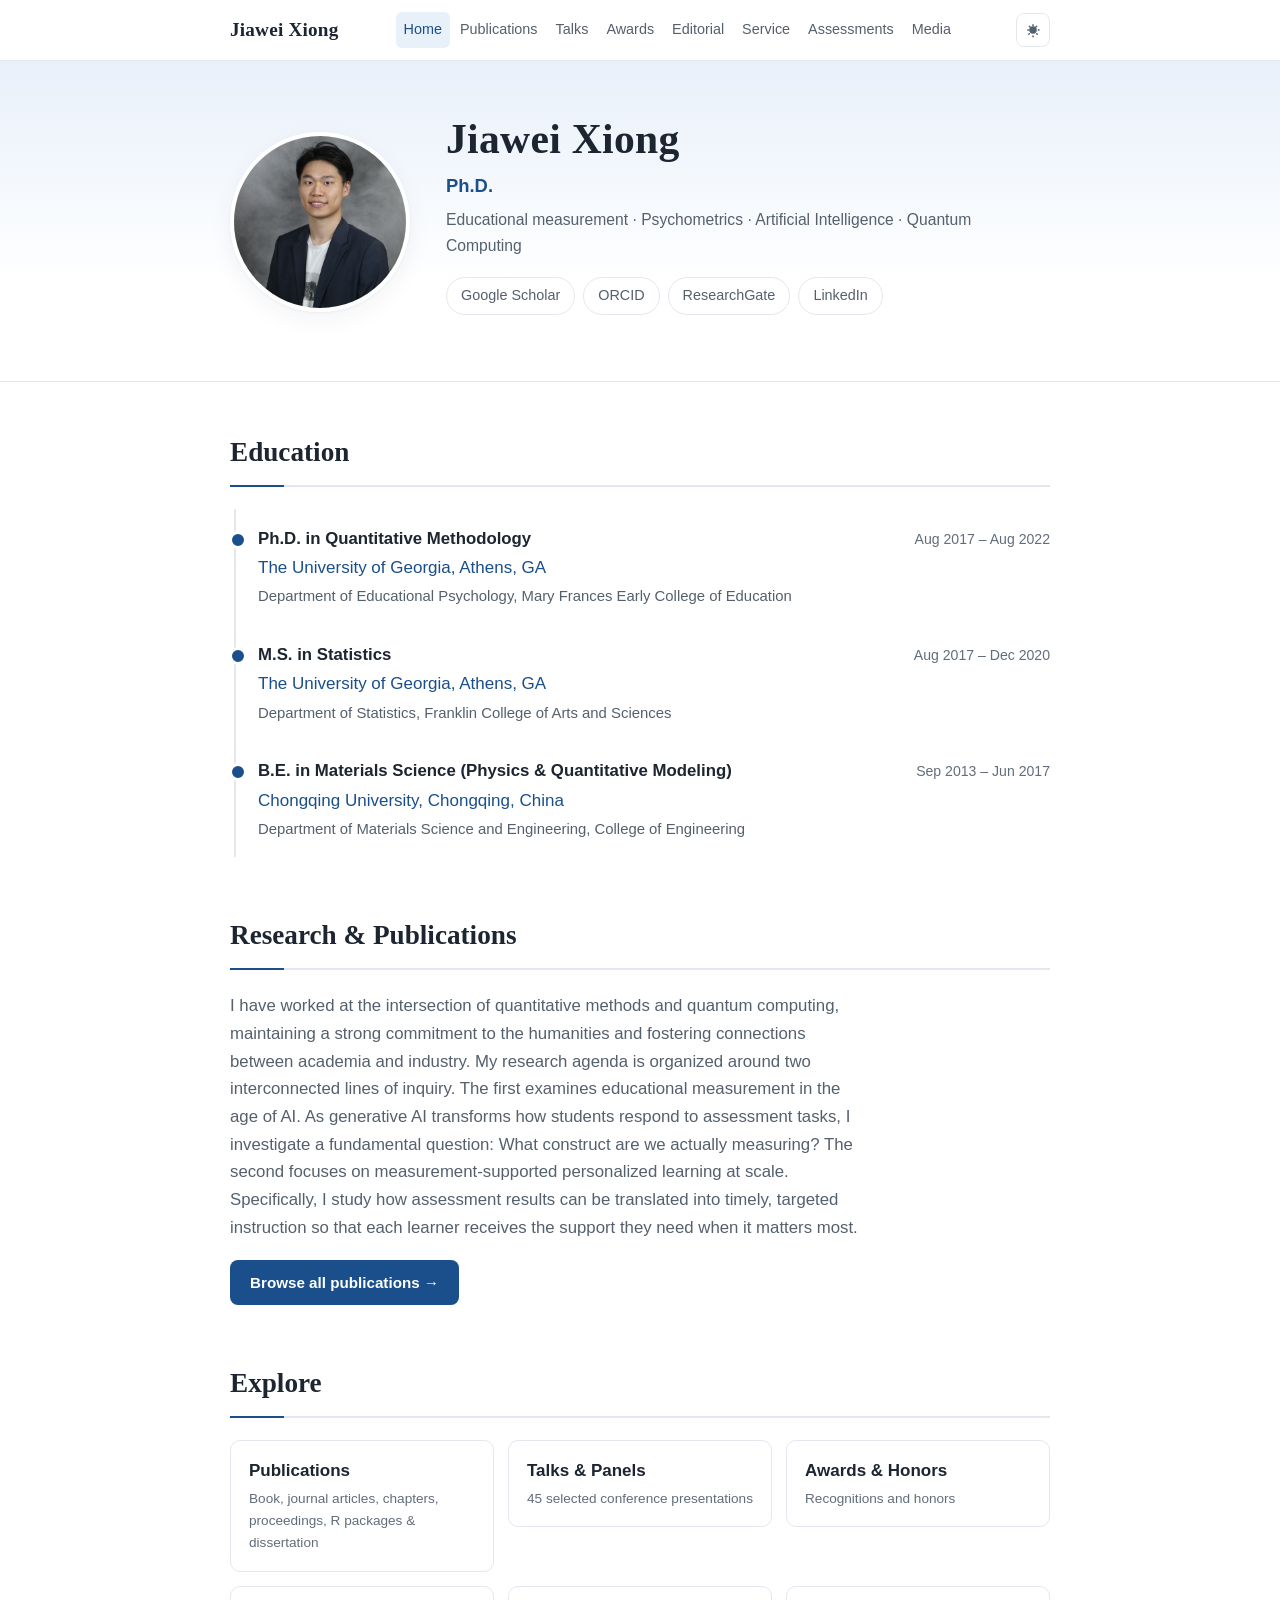
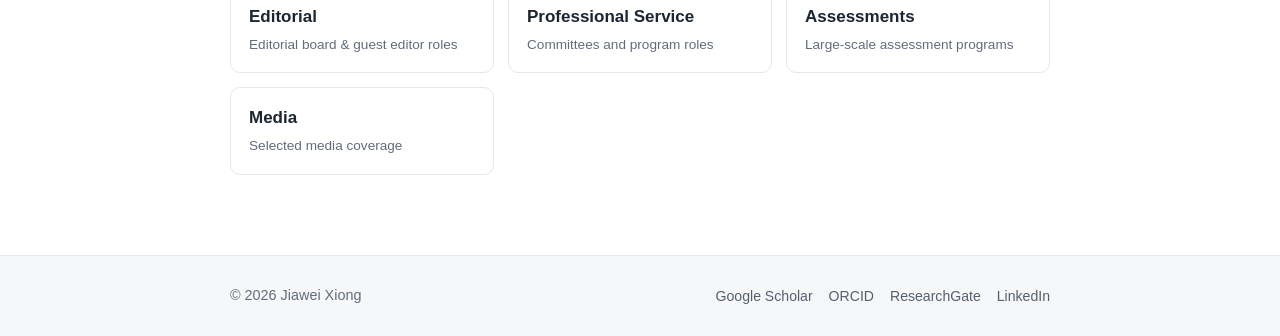
<file: index.html>
<!DOCTYPE html>
<html lang="en">
<head>
  <meta charset="utf-8" />
  <meta name="viewport" content="width=device-width, initial-scale=1" />
  <title>Jiawei Xiong — Quantitative Methodology &amp; Educational Measurement</title>

  <!-- Primary meta -->
  <meta name="description" content="Jiawei Xiong, Ph.D. in Quantitative Methodology (University of Georgia). Research in educational measurement, psychometrics, artificial intelligence, automated scoring, and process data analysis. Publications, conference talks, R packages, and professional service." />
  <meta name="author" content="Jiawei Xiong" />
  <meta name="keywords" content="Jiawei Xiong, educational measurement, psychometrics, quantitative methodology, item response theory, automated scoring, topic modeling, process data, machine learning, artificial intelligence, University of Georgia" />
  <link rel="canonical" href="https://nayoxiong.github.io/" />
  <meta name="robots" content="index, follow" />

  <!-- Open Graph -->
  <meta property="og:type" content="profile" />
  <meta property="og:title" content="Jiawei Xiong — Quantitative Methodology &amp; Educational Measurement" />
  <meta property="og:description" content="Ph.D. in Quantitative Methodology. Research in educational measurement, psychometrics, artificial intelligence, automated scoring, and process data analysis." />
  <meta property="og:url" content="https://nayoxiong.github.io/" />
  <meta property="og:image" content="https://nayoxiong.github.io/assets/profile.jpg" />
  <meta property="profile:first_name" content="Jiawei" />
  <meta property="profile:last_name" content="Xiong" />

  <!-- Twitter -->
  <meta name="twitter:card" content="summary" />
  <meta name="twitter:title" content="Jiawei Xiong — Quantitative Methodology &amp; Educational Measurement" />
  <meta name="twitter:description" content="Ph.D. in Quantitative Methodology. Research in educational measurement, psychometrics, artificial intelligence, and process data analysis." />
  <meta name="twitter:image" content="https://nayoxiong.github.io/assets/profile.jpg" />

  <link rel="icon" href="assets/favicon.svg" type="image/svg+xml" />
  <link rel="stylesheet" href="styles.css" />

  <!-- Structured data for search engines -->
  <script type="application/ld+json">
  {
    "@context": "https://schema.org",
    "@type": "Person",
    "name": "Jiawei Xiong",
    "givenName": "Jiawei",
    "familyName": "Xiong",
    "url": "https://nayoxiong.github.io/",
    "image": "https://nayoxiong.github.io/assets/profile.jpg",
    "description": "Ph.D. in Quantitative Methodology with research in educational measurement, psychometrics, artificial intelligence, automated scoring, and process data analysis.",
    "knowsAbout": ["Educational Measurement", "Psychometrics", "Quantitative Methodology", "Item Response Theory", "Automated Scoring", "Topic Modeling", "Process Data Analysis", "Artificial Intelligence", "Statistics"],
    "alumniOf": [
      { "@type": "CollegeOrUniversity", "name": "The University of Georgia" },
      { "@type": "CollegeOrUniversity", "name": "Chongqing University" }
    ],
    "sameAs": [
      "https://scholar.google.com/citations?user=y96cS50AAAAJ&hl=en",
      "https://orcid.org/0000-0002-2069-8720",
      "https://www.researchgate.net/profile/Jiawei_Xiong7",
      "https://www.linkedin.com/in/jiawei-x-490b86272/"
    ]
  }
  </script>
</head>
<body>
  <a class="skip-link" href="#main">Skip to content</a>

  <header class="site-nav" id="top">
    <div class="nav-inner">
      <a class="nav-brand" href="index.html">Jiawei Xiong</a>
      <nav id="nav-links" class="nav-links" aria-label="Site navigation">
        <a href="index.html" class="active">Home</a>
        <a href="publications.html">Publications</a>
        <a href="talks.html">Talks</a>
        <a href="awards.html">Awards</a>
        <a href="editorial.html">Editorial</a>
        <a href="service.html">Service</a>
        <a href="assessments.html">Assessments</a>
        <a href="media.html">Media</a>
      </nav>
      <div class="nav-actions">
        <button class="theme-toggle" id="themeToggle" aria-label="Toggle dark mode" title="Toggle dark mode">
          <svg class="icon-sun" viewBox="0 0 24 24" width="18" height="18" aria-hidden="true"><path fill="currentColor" d="M12 17a5 5 0 1 0 0-10 5 5 0 0 0 0 10zm0-13a1 1 0 0 1 1 1v1a1 1 0 1 1-2 0V5a1 1 0 0 1 1-1zm0 15a1 1 0 0 1 1 1v1a1 1 0 1 1-2 0v-1a1 1 0 0 1 1-1zM4 12a1 1 0 0 1 1-1h1a1 1 0 1 1 0 2H5a1 1 0 0 1-1-1zm14 0a1 1 0 0 1 1-1h1a1 1 0 1 1 0 2h-1a1 1 0 0 1-1-1zM6.34 6.34a1 1 0 0 1 1.42 0l.7.7a1 1 0 0 1-1.41 1.42l-.71-.71a1 1 0 0 1 0-1.41zm9.9 9.9a1 1 0 0 1 1.41 0l.71.71a1 1 0 0 1-1.42 1.41l-.7-.7a1 1 0 0 1 0-1.42zM17.66 6.34a1 1 0 0 1 0 1.41l-.71.71a1 1 0 1 1-1.41-1.42l.7-.7a1 1 0 0 1 1.42 0zM7.76 16.24a1 1 0 0 1 0 1.42l-.7.7a1 1 0 0 1-1.42-1.41l.71-.71a1 1 0 0 1 1.41 0z"/></svg>
          <svg class="icon-moon" viewBox="0 0 24 24" width="18" height="18" aria-hidden="true"><path fill="currentColor" d="M21 12.79A9 9 0 1 1 11.21 3 7 7 0 0 0 21 12.79z"/></svg>
        </button>
        <button class="nav-toggle" aria-label="Toggle navigation menu" aria-expanded="false" aria-controls="nav-links">
          <span></span><span></span><span></span>
        </button>
      </div>
    </div>
  </header>

  <main id="main">

    <!-- ==================== HERO ==================== -->
    <section class="hero" id="about">
      <div class="hero-inner">
        <div class="hero-photo">
          <img src="assets/profile.jpg" alt="Portrait of Jiawei Xiong" width="180" height="180"
               onerror="this.style.display='none';this.nextElementSibling.style.display='flex';" />
          <div class="hero-monogram" aria-hidden="true" style="display:none;">JX</div>
        </div>
        <div class="hero-text">
          <h1>Jiawei Xiong</h1>
          <p class="hero-subtitle">Ph.D.</p>
          <p class="hero-areas">Educational measurement &middot; Psychometrics &middot; Artificial Intelligence &middot; Quantum Computing</p>
          <ul class="hero-links" aria-label="Academic profiles">
            <li><a href="https://scholar.google.com/citations?user=y96cS50AAAAJ&hl=en" target="_blank" rel="noopener">Google Scholar</a></li>
            <li><a href="https://orcid.org/0000-0002-2069-8720" target="_blank" rel="noopener">ORCID</a></li>
            <li><a href="https://www.researchgate.net/profile/Jiawei_Xiong7" target="_blank" rel="noopener">ResearchGate</a></li>
            <li><a href="https://www.linkedin.com/in/jiawei-x-490b86272/" target="_blank" rel="noopener">LinkedIn</a></li>
          </ul>
        </div>
      </div>
    </section>

    <!-- ==================== EDUCATION ==================== -->
    <section id="education" class="section">
      <h2 class="section-title">Education</h2>
      <ul class="timeline">
        <li>
          <div class="tl-head">
            <span class="tl-title">Ph.D. in Quantitative Methodology</span>
            <span class="tl-date">Aug 2017 &ndash; Aug 2022</span>
          </div>
          <div class="tl-org">The University of Georgia, Athens, GA</div>
          <div class="tl-detail">Department of Educational Psychology, Mary Frances Early College of Education</div>
        </li>
        <li>
          <div class="tl-head">
            <span class="tl-title">M.S. in Statistics</span>
            <span class="tl-date">Aug 2017 &ndash; Dec 2020</span>
          </div>
          <div class="tl-org">The University of Georgia, Athens, GA</div>
          <div class="tl-detail">Department of Statistics, Franklin College of Arts and Sciences</div>
        </li>
        <li>
          <div class="tl-head">
            <span class="tl-title">B.E. in Materials Science (Physics &amp; Quantitative Modeling)</span>
            <span class="tl-date">Sep 2013 &ndash; Jun 2017</span>
          </div>
          <div class="tl-org">Chongqing University, Chongqing, China</div>
          <div class="tl-detail">Department of Materials Science and Engineering, College of Engineering</div>
        </li>
      </ul>
    </section>

    <!-- ==================== RESEARCH SUMMARY ==================== -->
    <section id="research" class="section">
      <h2 class="section-title">Research &amp; Publications</h2>
      <p class="lead">I have worked at the intersection of quantitative methods and quantum computing, maintaining a strong commitment to the humanities and fostering connections between academia and industry. My research agenda is organized around two interconnected lines of inquiry. The first examines educational measurement in the age of AI. As generative AI transforms how students respond to assessment tasks, I investigate a fundamental question: What construct are we actually measuring? The second focuses on measurement-supported personalized learning at scale. Specifically, I study how assessment results can be translated into timely, targeted instruction so that each learner receives the support they need when it matters most.</p>
      <a class="btn" href="publications.html">Browse all publications &rarr;</a>
    </section>

    <!-- ==================== EXPLORE ==================== -->
    <section id="explore" class="section">
      <h2 class="section-title">Explore</h2>
      <ul class="explore-grid">
        <li><a href="publications.html"><span class="explore-title">Publications</span><span class="explore-desc">Book, journal articles, chapters, proceedings, R packages &amp; dissertation</span></a></li>
        <li><a href="talks.html"><span class="explore-title">Talks &amp; Panels</span><span class="explore-desc">45 selected conference presentations</span></a></li>
        <li><a href="awards.html"><span class="explore-title">Awards &amp; Honors</span><span class="explore-desc">Recognitions and honors</span></a></li>
        <li><a href="editorial.html"><span class="explore-title">Editorial</span><span class="explore-desc">Editorial board &amp; guest editor roles</span></a></li>
        <li><a href="service.html"><span class="explore-title">Professional Service</span><span class="explore-desc">Committees and program roles</span></a></li>
        <li><a href="assessments.html"><span class="explore-title">Assessments</span><span class="explore-desc">Large-scale assessment programs</span></a></li>
        <li><a href="media.html"><span class="explore-title">Media</span><span class="explore-desc">Selected media coverage</span></a></li>
      </ul>
    </section>

  </main>

  <footer class="site-footer">
    <div class="footer-inner">
      <p>&copy; <span id="year"></span> Jiawei Xiong</p>
      <ul class="footer-links">
        <li><a href="https://scholar.google.com/citations?user=y96cS50AAAAJ&hl=en" target="_blank" rel="noopener">Google Scholar</a></li>
        <li><a href="https://orcid.org/0000-0002-2069-8720" target="_blank" rel="noopener">ORCID</a></li>
        <li><a href="https://www.researchgate.net/profile/Jiawei_Xiong7" target="_blank" rel="noopener">ResearchGate</a></li>
        <li><a href="https://www.linkedin.com/in/jiawei-x-490b86272/" target="_blank" rel="noopener">LinkedIn</a></li>
      </ul>
    </div>
  </footer>

  <button class="to-top" id="toTop" aria-label="Back to top" title="Back to top">&uarr;</button>

  <script src="script.js"></script>
</body>
</html>
</file>
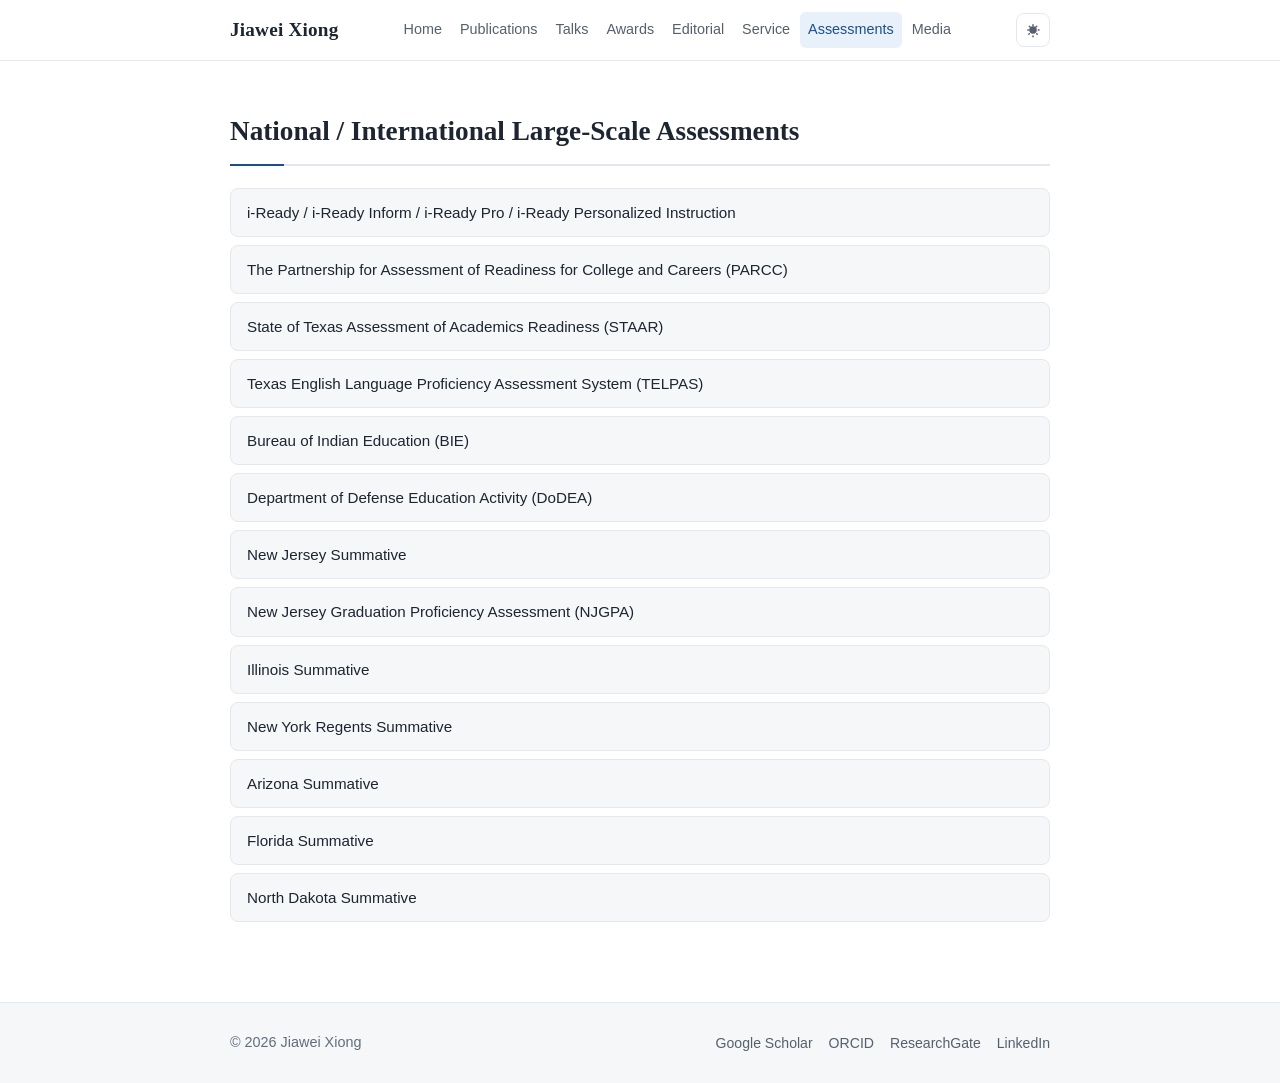
<file: assessments.html>
<!DOCTYPE html>
<html lang="en">
<head>
  <meta charset="utf-8" />
  <meta name="viewport" content="width=device-width, initial-scale=1" />
  <title>Large-Scale Assessments — Jiawei Xiong</title>
  <meta name="description" content="National and international large-scale assessment programs Jiawei Xiong has worked on, including i-Ready, PARCC, STAAR, TELPAS, and state summative assessments." />
  <meta name="author" content="Jiawei Xiong" />
  <link rel="canonical" href="https://nayoxiong.github.io/assessments.html" />
  <meta name="robots" content="index, follow" />
  <meta property="og:type" content="website" />
  <meta property="og:title" content="Large-Scale Assessments — Jiawei Xiong" />
  <meta property="og:description" content="National and international large-scale assessment programs." />
  <meta property="og:url" content="https://nayoxiong.github.io/assessments.html" />
  <meta property="og:image" content="https://nayoxiong.github.io/assets/profile.jpg" />
  <link rel="icon" href="assets/favicon.svg" type="image/svg+xml" />
  <link rel="stylesheet" href="styles.css" />
</head>
<body>
  <a class="skip-link" href="#main">Skip to content</a>

  <header class="site-nav" id="top">
    <div class="nav-inner">
      <a class="nav-brand" href="index.html">Jiawei Xiong</a>
      <nav id="nav-links" class="nav-links" aria-label="Site navigation">
        <a href="index.html">Home</a>
        <a href="publications.html">Publications</a>
        <a href="talks.html">Talks</a>
        <a href="awards.html">Awards</a>
        <a href="editorial.html">Editorial</a>
        <a href="service.html">Service</a>
        <a href="assessments.html" class="active">Assessments</a>
        <a href="media.html">Media</a>
      </nav>
      <div class="nav-actions">
        <button class="theme-toggle" id="themeToggle" aria-label="Toggle dark mode" title="Toggle dark mode">
          <svg class="icon-sun" viewBox="0 0 24 24" width="18" height="18" aria-hidden="true"><path fill="currentColor" d="M12 17a5 5 0 1 0 0-10 5 5 0 0 0 0 10zm0-13a1 1 0 0 1 1 1v1a1 1 0 1 1-2 0V5a1 1 0 0 1 1-1zm0 15a1 1 0 0 1 1 1v1a1 1 0 1 1-2 0v-1a1 1 0 0 1 1-1zM4 12a1 1 0 0 1 1-1h1a1 1 0 1 1 0 2H5a1 1 0 0 1-1-1zm14 0a1 1 0 0 1 1-1h1a1 1 0 1 1 0 2h-1a1 1 0 0 1-1-1zM6.34 6.34a1 1 0 0 1 1.42 0l.7.7a1 1 0 0 1-1.41 1.42l-.71-.71a1 1 0 0 1 0-1.41zm9.9 9.9a1 1 0 0 1 1.41 0l.71.71a1 1 0 0 1-1.42 1.41l-.7-.7a1 1 0 0 1 0-1.42zM17.66 6.34a1 1 0 0 1 0 1.41l-.71.71a1 1 0 1 1-1.41-1.42l.7-.7a1 1 0 0 1 1.42 0zM7.76 16.24a1 1 0 0 1 0 1.42l-.7.7a1 1 0 0 1-1.42-1.41l.71-.71a1 1 0 0 1 1.41 0z"/></svg>
          <svg class="icon-moon" viewBox="0 0 24 24" width="18" height="18" aria-hidden="true"><path fill="currentColor" d="M21 12.79A9 9 0 1 1 11.21 3 7 7 0 0 0 21 12.79z"/></svg>
        </button>
        <button class="nav-toggle" aria-label="Toggle navigation menu" aria-expanded="false" aria-controls="nav-links">
          <span></span><span></span><span></span>
        </button>
      </div>
    </div>
  </header>

  <main id="main">
    <section class="section">
      <h1 class="section-title">National / International Large-Scale Assessments</h1>
      <ul class="tag-list">
        <li>i-Ready / i-Ready Inform / i-Ready Pro / i-Ready Personalized Instruction</li>
        <li>The Partnership for Assessment of Readiness for College and Careers (PARCC)</li>
        <li>State of Texas Assessment of Academics Readiness (STAAR)</li>
        <li>Texas English Language Proficiency Assessment System (TELPAS)</li>
        <li>Bureau of Indian Education (BIE)</li>
        <li>Department of Defense Education Activity (DoDEA)</li>
        <li>New Jersey Summative</li>
        <li>New Jersey Graduation Proficiency Assessment (NJGPA)</li>
        <li>Illinois Summative</li>
        <li>New York Regents Summative</li>
        <li>Arizona Summative</li>
        <li>Florida Summative</li>
        <li>North Dakota Summative</li>
      </ul>
    </section>
  </main>

  <footer class="site-footer">
    <div class="footer-inner">
      <p>&copy; <span id="year"></span> Jiawei Xiong</p>
      <ul class="footer-links">
        <li><a href="https://scholar.google.com/citations?user=y96cS50AAAAJ&hl=en" target="_blank" rel="noopener">Google Scholar</a></li>
        <li><a href="https://orcid.org/0000-0002-2069-8720" target="_blank" rel="noopener">ORCID</a></li>
        <li><a href="https://www.researchgate.net/profile/Jiawei_Xiong7" target="_blank" rel="noopener">ResearchGate</a></li>
        <li><a href="https://www.linkedin.com/in/jiawei-x-490b86272/" target="_blank" rel="noopener">LinkedIn</a></li>
      </ul>
    </div>
  </footer>

  <button class="to-top" id="toTop" aria-label="Back to top" title="Back to top">&uarr;</button>

  <script src="script.js"></script>
</body>
</html>
</file>
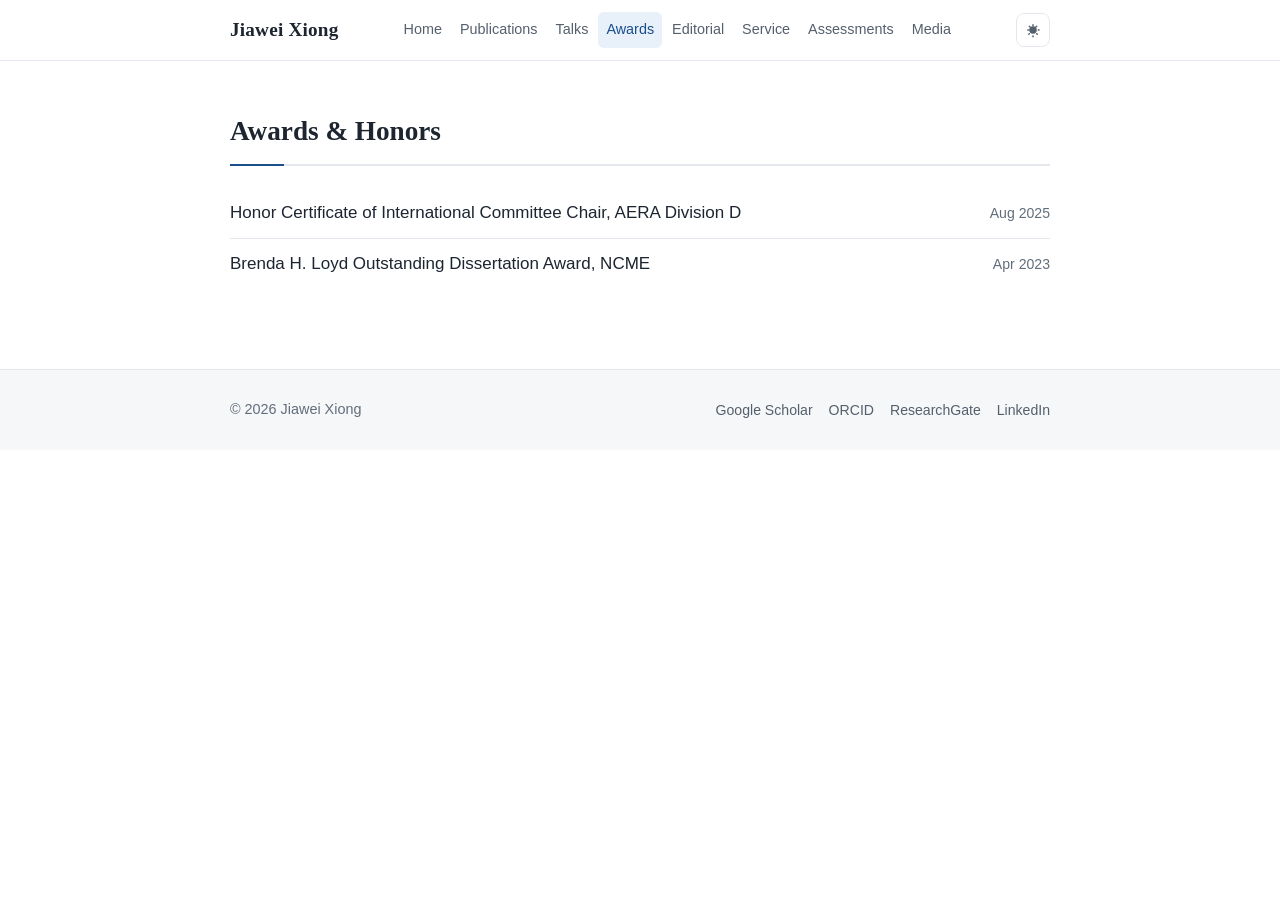
<file: awards.html>
<!DOCTYPE html>
<html lang="en">
<head>
  <meta charset="utf-8" />
  <meta name="viewport" content="width=device-width, initial-scale=1" />
  <title>Awards &amp; Honors — Jiawei Xiong</title>
  <meta name="description" content="Awards and honors received by Jiawei Xiong, including the NCME Brenda H. Loyd Outstanding Dissertation Award and AERA Division D recognition." />
  <meta name="author" content="Jiawei Xiong" />
  <link rel="canonical" href="https://nayoxiong.github.io/awards.html" />
  <meta name="robots" content="index, follow" />
  <meta property="og:type" content="website" />
  <meta property="og:title" content="Awards &amp; Honors — Jiawei Xiong" />
  <meta property="og:description" content="Awards and honors received by Jiawei Xiong." />
  <meta property="og:url" content="https://nayoxiong.github.io/awards.html" />
  <meta property="og:image" content="https://nayoxiong.github.io/assets/profile.jpg" />
  <link rel="icon" href="assets/favicon.svg" type="image/svg+xml" />
  <link rel="stylesheet" href="styles.css" />
</head>
<body>
  <a class="skip-link" href="#main">Skip to content</a>

  <header class="site-nav" id="top">
    <div class="nav-inner">
      <a class="nav-brand" href="index.html">Jiawei Xiong</a>
      <nav id="nav-links" class="nav-links" aria-label="Site navigation">
        <a href="index.html">Home</a>
        <a href="publications.html">Publications</a>
        <a href="talks.html">Talks</a>
        <a href="awards.html" class="active">Awards</a>
        <a href="editorial.html">Editorial</a>
        <a href="service.html">Service</a>
        <a href="assessments.html">Assessments</a>
        <a href="media.html">Media</a>
      </nav>
      <div class="nav-actions">
        <button class="theme-toggle" id="themeToggle" aria-label="Toggle dark mode" title="Toggle dark mode">
          <svg class="icon-sun" viewBox="0 0 24 24" width="18" height="18" aria-hidden="true"><path fill="currentColor" d="M12 17a5 5 0 1 0 0-10 5 5 0 0 0 0 10zm0-13a1 1 0 0 1 1 1v1a1 1 0 1 1-2 0V5a1 1 0 0 1 1-1zm0 15a1 1 0 0 1 1 1v1a1 1 0 1 1-2 0v-1a1 1 0 0 1 1-1zM4 12a1 1 0 0 1 1-1h1a1 1 0 1 1 0 2H5a1 1 0 0 1-1-1zm14 0a1 1 0 0 1 1-1h1a1 1 0 1 1 0 2h-1a1 1 0 0 1-1-1zM6.34 6.34a1 1 0 0 1 1.42 0l.7.7a1 1 0 0 1-1.41 1.42l-.71-.71a1 1 0 0 1 0-1.41zm9.9 9.9a1 1 0 0 1 1.41 0l.71.71a1 1 0 0 1-1.42 1.41l-.7-.7a1 1 0 0 1 0-1.42zM17.66 6.34a1 1 0 0 1 0 1.41l-.71.71a1 1 0 1 1-1.41-1.42l.7-.7a1 1 0 0 1 1.42 0zM7.76 16.24a1 1 0 0 1 0 1.42l-.7.7a1 1 0 0 1-1.42-1.41l.71-.71a1 1 0 0 1 1.41 0z"/></svg>
          <svg class="icon-moon" viewBox="0 0 24 24" width="18" height="18" aria-hidden="true"><path fill="currentColor" d="M21 12.79A9 9 0 1 1 11.21 3 7 7 0 0 0 21 12.79z"/></svg>
        </button>
        <button class="nav-toggle" aria-label="Toggle navigation menu" aria-expanded="false" aria-controls="nav-links">
          <span></span><span></span><span></span>
        </button>
      </div>
    </div>
  </header>

  <main id="main">
    <section class="section">
      <h1 class="section-title">Awards &amp; Honors</h1>
      <ul class="award-list">
        <li><span class="award-name">Honor Certificate of International Committee Chair, AERA Division D</span><span class="award-date">Aug 2025</span></li>
        <li><span class="award-name">Brenda H. Loyd Outstanding Dissertation Award, NCME</span><span class="award-date">Apr 2023</span></li>
      </ul>
    </section>
  </main>

  <footer class="site-footer">
    <div class="footer-inner">
      <p>&copy; <span id="year"></span> Jiawei Xiong</p>
      <ul class="footer-links">
        <li><a href="https://scholar.google.com/citations?user=y96cS50AAAAJ&hl=en" target="_blank" rel="noopener">Google Scholar</a></li>
        <li><a href="https://orcid.org/0000-0002-2069-8720" target="_blank" rel="noopener">ORCID</a></li>
        <li><a href="https://www.researchgate.net/profile/Jiawei_Xiong7" target="_blank" rel="noopener">ResearchGate</a></li>
        <li><a href="https://www.linkedin.com/in/jiawei-x-490b86272/" target="_blank" rel="noopener">LinkedIn</a></li>
      </ul>
    </div>
  </footer>

  <button class="to-top" id="toTop" aria-label="Back to top" title="Back to top">&uarr;</button>

  <script src="script.js"></script>
</body>
</html>
</file>
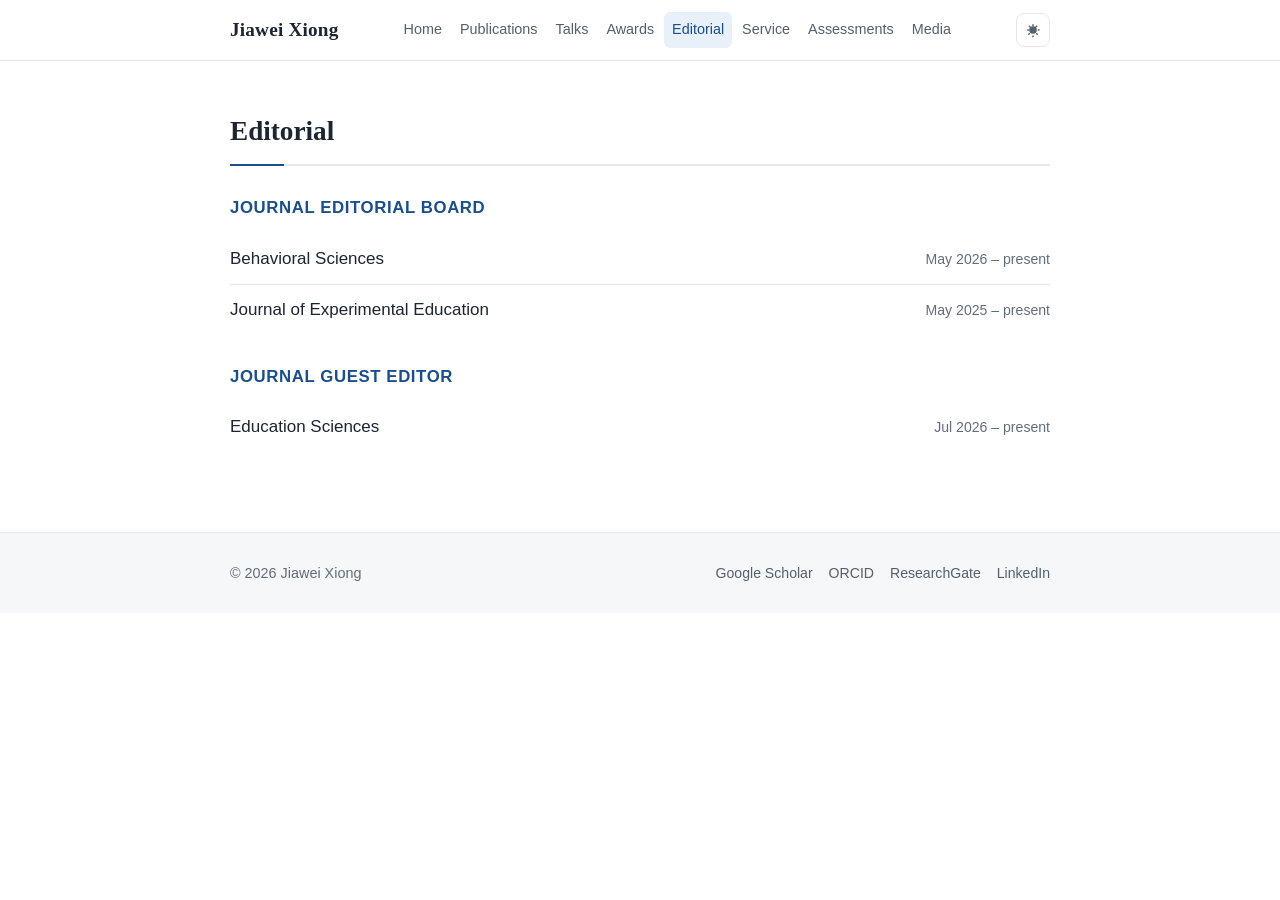
<file: editorial.html>
<!DOCTYPE html>
<html lang="en">
<head>
  <meta charset="utf-8" />
  <meta name="viewport" content="width=device-width, initial-scale=1" />
  <title>Editorial — Jiawei Xiong</title>
  <meta name="description" content="Editorial roles of Jiawei Xiong: editorial board memberships and guest editor positions for academic journals." />
  <meta name="author" content="Jiawei Xiong" />
  <link rel="canonical" href="https://nayoxiong.github.io/editorial.html" />
  <meta name="robots" content="index, follow" />
  <meta property="og:type" content="website" />
  <meta property="og:title" content="Editorial — Jiawei Xiong" />
  <meta property="og:description" content="Editorial board memberships and guest editor positions." />
  <meta property="og:url" content="https://nayoxiong.github.io/editorial.html" />
  <meta property="og:image" content="https://nayoxiong.github.io/assets/profile.jpg" />
  <link rel="icon" href="assets/favicon.svg" type="image/svg+xml" />
  <link rel="stylesheet" href="styles.css" />
</head>
<body>
  <a class="skip-link" href="#main">Skip to content</a>

  <header class="site-nav" id="top">
    <div class="nav-inner">
      <a class="nav-brand" href="index.html">Jiawei Xiong</a>
      <nav id="nav-links" class="nav-links" aria-label="Site navigation">
        <a href="index.html">Home</a>
        <a href="publications.html">Publications</a>
        <a href="talks.html">Talks</a>
        <a href="awards.html">Awards</a>
        <a href="editorial.html" class="active">Editorial</a>
        <a href="service.html">Service</a>
        <a href="assessments.html">Assessments</a>
        <a href="media.html">Media</a>
      </nav>
      <div class="nav-actions">
        <button class="theme-toggle" id="themeToggle" aria-label="Toggle dark mode" title="Toggle dark mode">
          <svg class="icon-sun" viewBox="0 0 24 24" width="18" height="18" aria-hidden="true"><path fill="currentColor" d="M12 17a5 5 0 1 0 0-10 5 5 0 0 0 0 10zm0-13a1 1 0 0 1 1 1v1a1 1 0 1 1-2 0V5a1 1 0 0 1 1-1zm0 15a1 1 0 0 1 1 1v1a1 1 0 1 1-2 0v-1a1 1 0 0 1 1-1zM4 12a1 1 0 0 1 1-1h1a1 1 0 1 1 0 2H5a1 1 0 0 1-1-1zm14 0a1 1 0 0 1 1-1h1a1 1 0 1 1 0 2h-1a1 1 0 0 1-1-1zM6.34 6.34a1 1 0 0 1 1.42 0l.7.7a1 1 0 0 1-1.41 1.42l-.71-.71a1 1 0 0 1 0-1.41zm9.9 9.9a1 1 0 0 1 1.41 0l.71.71a1 1 0 0 1-1.42 1.41l-.7-.7a1 1 0 0 1 0-1.42zM17.66 6.34a1 1 0 0 1 0 1.41l-.71.71a1 1 0 1 1-1.41-1.42l.7-.7a1 1 0 0 1 1.42 0zM7.76 16.24a1 1 0 0 1 0 1.42l-.7.7a1 1 0 0 1-1.42-1.41l.71-.71a1 1 0 0 1 1.41 0z"/></svg>
          <svg class="icon-moon" viewBox="0 0 24 24" width="18" height="18" aria-hidden="true"><path fill="currentColor" d="M21 12.79A9 9 0 1 1 11.21 3 7 7 0 0 0 21 12.79z"/></svg>
        </button>
        <button class="nav-toggle" aria-label="Toggle navigation menu" aria-expanded="false" aria-controls="nav-links">
          <span></span><span></span><span></span>
        </button>
      </div>
    </div>
  </header>

  <main id="main">
    <section class="section">
      <h1 class="section-title">Editorial</h1>
      <h2 class="subsection-title">Journal Editorial Board</h2>
      <ul class="award-list">
        <li><span class="award-name">Behavioral Sciences</span><span class="award-date">May 2026 &ndash; present</span></li>
        <li><span class="award-name">Journal of Experimental Education</span><span class="award-date">May 2025 &ndash; present</span></li>
      </ul>
      <h2 class="subsection-title">Journal Guest Editor</h2>
      <ul class="award-list">
        <li><span class="award-name">Education Sciences</span><span class="award-date">Jul 2026 &ndash; present</span></li>
      </ul>
    </section>
  </main>

  <footer class="site-footer">
    <div class="footer-inner">
      <p>&copy; <span id="year"></span> Jiawei Xiong</p>
      <ul class="footer-links">
        <li><a href="https://scholar.google.com/citations?user=y96cS50AAAAJ&hl=en" target="_blank" rel="noopener">Google Scholar</a></li>
        <li><a href="https://orcid.org/0000-0002-2069-8720" target="_blank" rel="noopener">ORCID</a></li>
        <li><a href="https://www.researchgate.net/profile/Jiawei_Xiong7" target="_blank" rel="noopener">ResearchGate</a></li>
        <li><a href="https://www.linkedin.com/in/jiawei-x-490b86272/" target="_blank" rel="noopener">LinkedIn</a></li>
      </ul>
    </div>
  </footer>

  <button class="to-top" id="toTop" aria-label="Back to top" title="Back to top">&uarr;</button>

  <script src="script.js"></script>
</body>
</html>
</file>
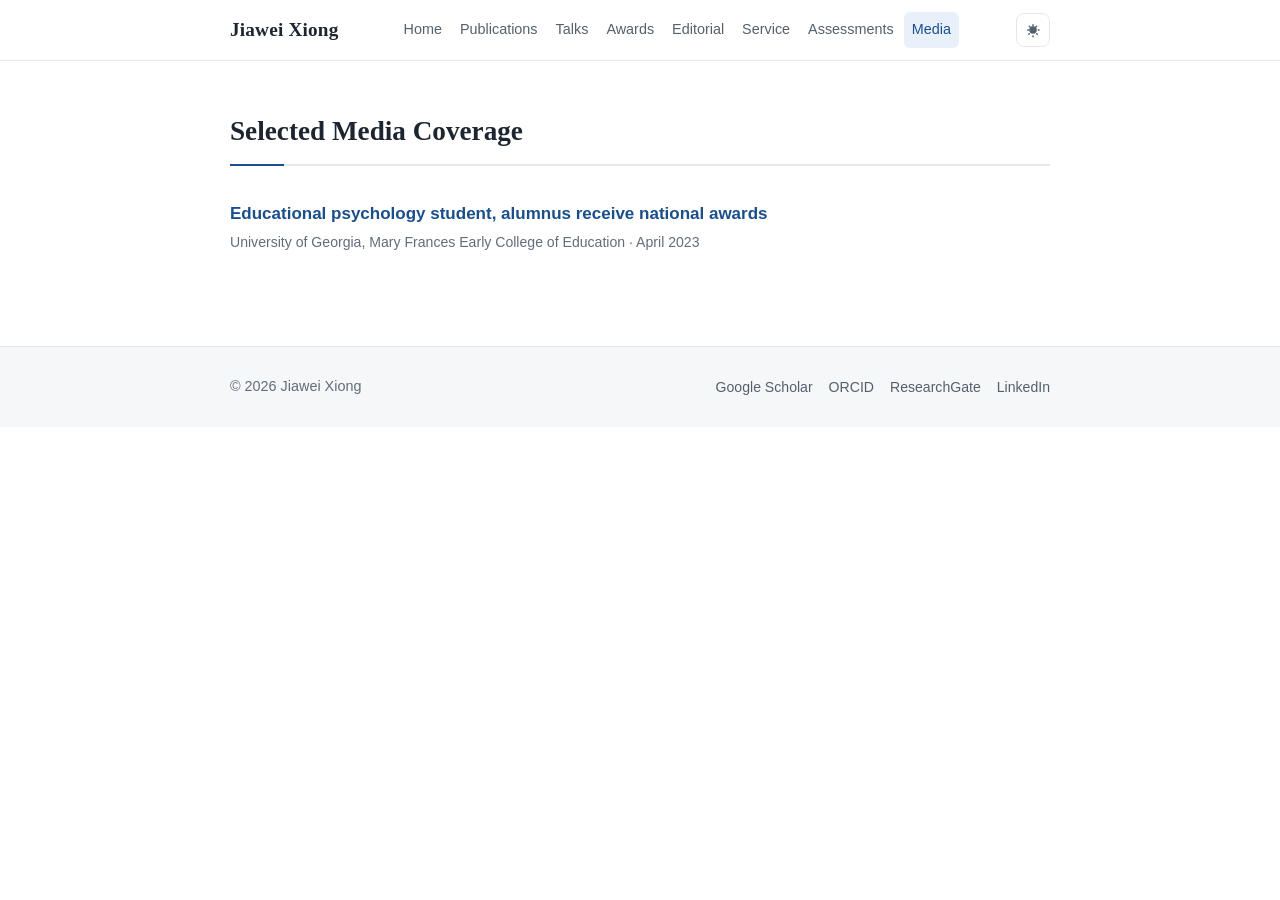
<file: media.html>
<!DOCTYPE html>
<html lang="en">
<head>
  <meta charset="utf-8" />
  <meta name="viewport" content="width=device-width, initial-scale=1" />
  <title>Media — Jiawei Xiong</title>
  <meta name="description" content="Selected media coverage of Jiawei Xiong's research and academic recognition." />
  <meta name="author" content="Jiawei Xiong" />
  <link rel="canonical" href="https://nayoxiong.github.io/media.html" />
  <meta name="robots" content="index, follow" />
  <meta property="og:type" content="website" />
  <meta property="og:title" content="Media — Jiawei Xiong" />
  <meta property="og:description" content="Selected media coverage." />
  <meta property="og:url" content="https://nayoxiong.github.io/media.html" />
  <meta property="og:image" content="https://nayoxiong.github.io/assets/profile.jpg" />
  <link rel="icon" href="assets/favicon.svg" type="image/svg+xml" />
  <link rel="stylesheet" href="styles.css" />
</head>
<body>
  <a class="skip-link" href="#main">Skip to content</a>

  <header class="site-nav" id="top">
    <div class="nav-inner">
      <a class="nav-brand" href="index.html">Jiawei Xiong</a>
      <nav id="nav-links" class="nav-links" aria-label="Site navigation">
        <a href="index.html">Home</a>
        <a href="publications.html">Publications</a>
        <a href="talks.html">Talks</a>
        <a href="awards.html">Awards</a>
        <a href="editorial.html">Editorial</a>
        <a href="service.html">Service</a>
        <a href="assessments.html">Assessments</a>
        <a href="media.html" class="active">Media</a>
      </nav>
      <div class="nav-actions">
        <button class="theme-toggle" id="themeToggle" aria-label="Toggle dark mode" title="Toggle dark mode">
          <svg class="icon-sun" viewBox="0 0 24 24" width="18" height="18" aria-hidden="true"><path fill="currentColor" d="M12 17a5 5 0 1 0 0-10 5 5 0 0 0 0 10zm0-13a1 1 0 0 1 1 1v1a1 1 0 1 1-2 0V5a1 1 0 0 1 1-1zm0 15a1 1 0 0 1 1 1v1a1 1 0 1 1-2 0v-1a1 1 0 0 1 1-1zM4 12a1 1 0 0 1 1-1h1a1 1 0 1 1 0 2H5a1 1 0 0 1-1-1zm14 0a1 1 0 0 1 1-1h1a1 1 0 1 1 0 2h-1a1 1 0 0 1-1-1zM6.34 6.34a1 1 0 0 1 1.42 0l.7.7a1 1 0 0 1-1.41 1.42l-.71-.71a1 1 0 0 1 0-1.41zm9.9 9.9a1 1 0 0 1 1.41 0l.71.71a1 1 0 0 1-1.42 1.41l-.7-.7a1 1 0 0 1 0-1.42zM17.66 6.34a1 1 0 0 1 0 1.41l-.71.71a1 1 0 1 1-1.41-1.42l.7-.7a1 1 0 0 1 1.42 0zM7.76 16.24a1 1 0 0 1 0 1.42l-.7.7a1 1 0 0 1-1.42-1.41l.71-.71a1 1 0 0 1 1.41 0z"/></svg>
          <svg class="icon-moon" viewBox="0 0 24 24" width="18" height="18" aria-hidden="true"><path fill="currentColor" d="M21 12.79A9 9 0 1 1 11.21 3 7 7 0 0 0 21 12.79z"/></svg>
        </button>
        <button class="nav-toggle" aria-label="Toggle navigation menu" aria-expanded="false" aria-controls="nav-links">
          <span></span><span></span><span></span>
        </button>
      </div>
    </div>
  </header>

  <main id="main">
    <section class="section">
      <h1 class="section-title">Selected Media Coverage</h1>
      <ul class="media-list">
        <li>
          <a href="https://coe.uga.edu/news/2023-04-educational-psychology-student-alumnus-receive-national-awards/" target="_blank" rel="noopener">Educational psychology student, alumnus receive national awards</a>
          <div class="media-meta">University of Georgia, Mary Frances Early College of Education &middot; April 2023</div>
        </li>
      </ul>
    </section>
  </main>

  <footer class="site-footer">
    <div class="footer-inner">
      <p>&copy; <span id="year"></span> Jiawei Xiong</p>
      <ul class="footer-links">
        <li><a href="https://scholar.google.com/citations?user=y96cS50AAAAJ&hl=en" target="_blank" rel="noopener">Google Scholar</a></li>
        <li><a href="https://orcid.org/0000-0002-2069-8720" target="_blank" rel="noopener">ORCID</a></li>
        <li><a href="https://www.researchgate.net/profile/Jiawei_Xiong7" target="_blank" rel="noopener">ResearchGate</a></li>
        <li><a href="https://www.linkedin.com/in/jiawei-x-490b86272/" target="_blank" rel="noopener">LinkedIn</a></li>
      </ul>
    </div>
  </footer>

  <button class="to-top" id="toTop" aria-label="Back to top" title="Back to top">&uarr;</button>

  <script src="script.js"></script>
</body>
</html>
</file>
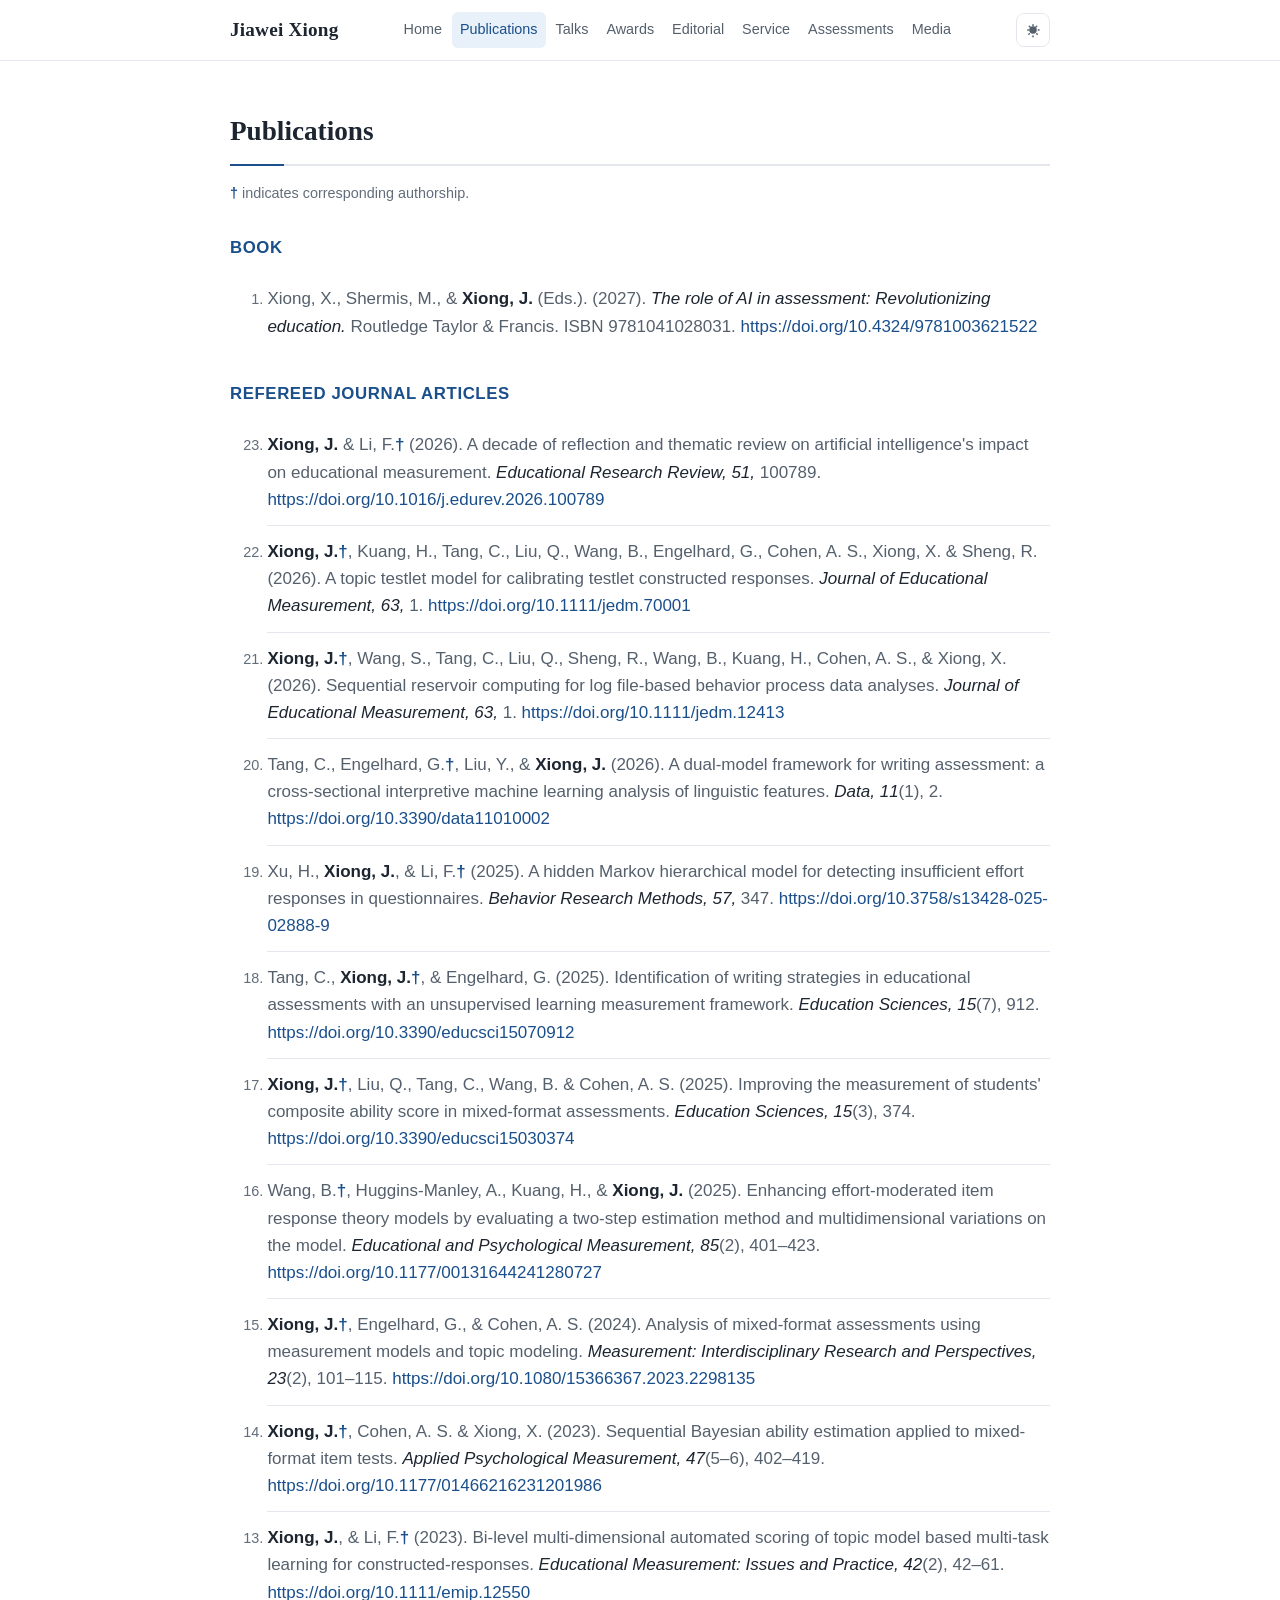
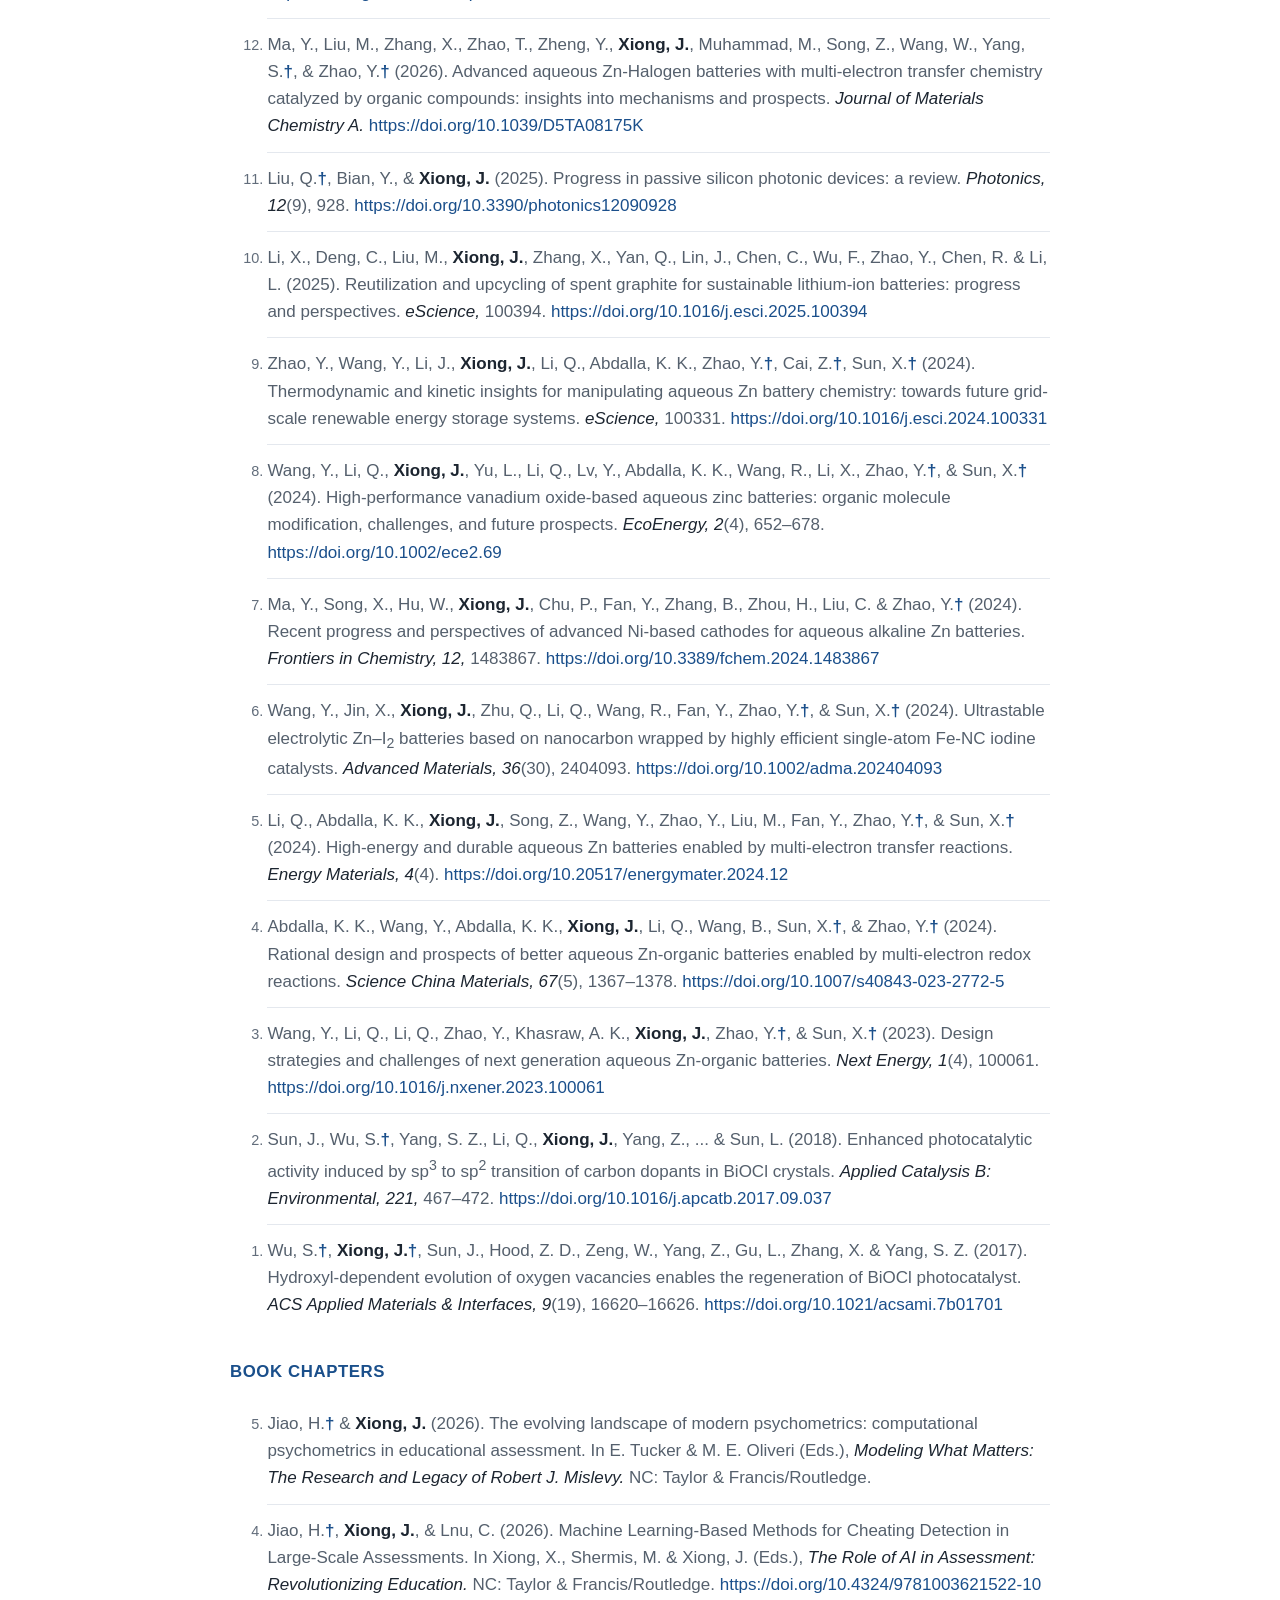
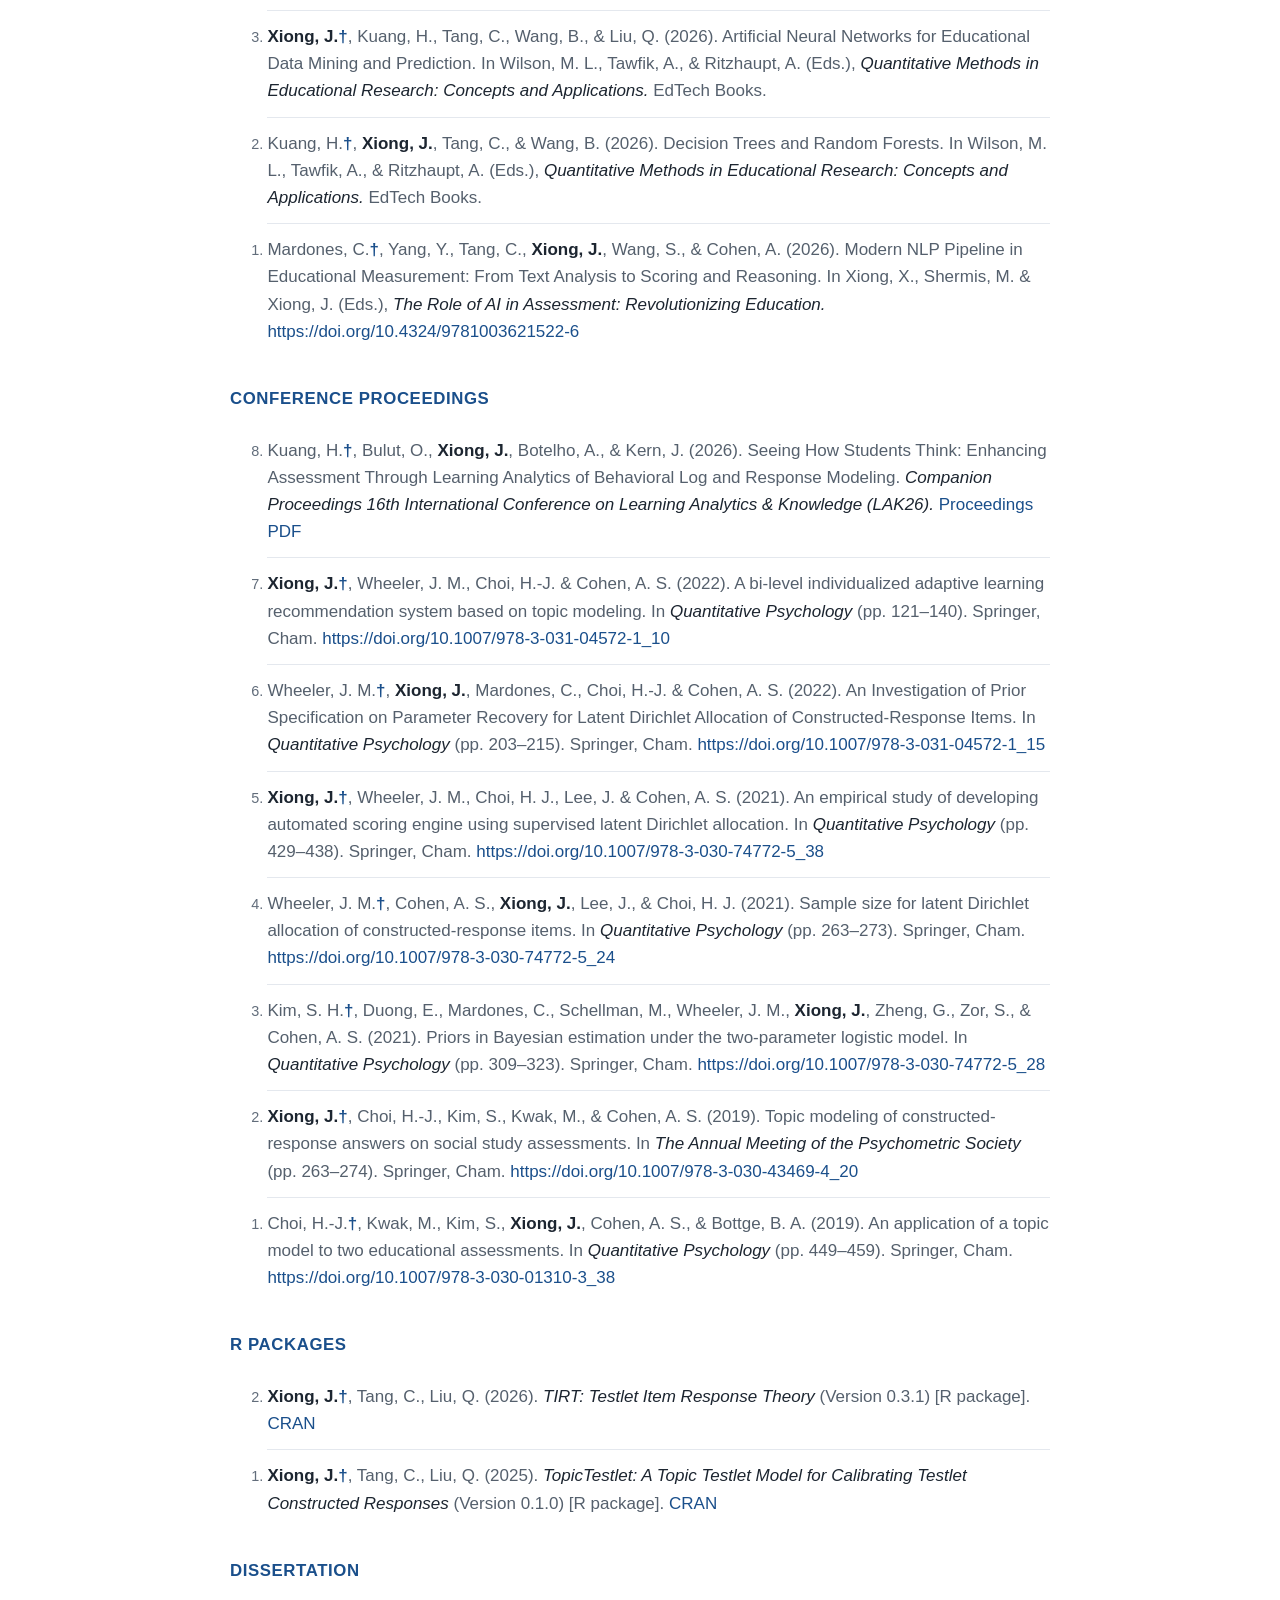
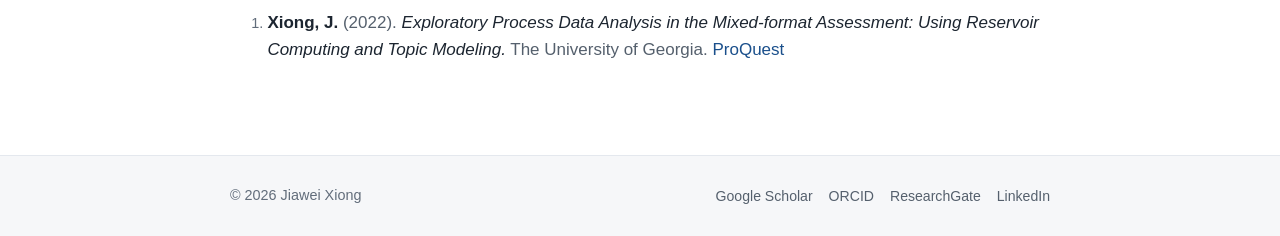
<file: publications.html>
<!DOCTYPE html>
<html lang="en">
<head>
  <meta charset="utf-8" />
  <meta name="viewport" content="width=device-width, initial-scale=1" />
  <title>Publications — Jiawei Xiong</title>
  <meta name="description" content="Publications by Jiawei Xiong: edited book, 23 refereed journal articles, book chapters, conference proceedings, R packages, and dissertation in educational measurement and psychometrics." />
  <meta name="author" content="Jiawei Xiong" />
  <link rel="canonical" href="https://nayoxiong.github.io/publications.html" />
  <meta name="robots" content="index, follow" />
  <meta property="og:type" content="website" />
  <meta property="og:title" content="Publications — Jiawei Xiong" />
  <meta property="og:description" content="Edited book, refereed journal articles, book chapters, conference proceedings, R packages, and dissertation." />
  <meta property="og:url" content="https://nayoxiong.github.io/publications.html" />
  <meta property="og:image" content="https://nayoxiong.github.io/assets/profile.jpg" />
  <link rel="icon" href="assets/favicon.svg" type="image/svg+xml" />
  <link rel="stylesheet" href="styles.css" />
</head>
<body>
  <a class="skip-link" href="#main">Skip to content</a>

  <header class="site-nav" id="top">
    <div class="nav-inner">
      <a class="nav-brand" href="index.html">Jiawei Xiong</a>
      <nav id="nav-links" class="nav-links" aria-label="Site navigation">
        <a href="index.html">Home</a>
        <a href="publications.html" class="active">Publications</a>
        <a href="talks.html">Talks</a>
        <a href="awards.html">Awards</a>
        <a href="editorial.html">Editorial</a>
        <a href="service.html">Service</a>
        <a href="assessments.html">Assessments</a>
        <a href="media.html">Media</a>
      </nav>
      <div class="nav-actions">
        <button class="theme-toggle" id="themeToggle" aria-label="Toggle dark mode" title="Toggle dark mode">
          <svg class="icon-sun" viewBox="0 0 24 24" width="18" height="18" aria-hidden="true"><path fill="currentColor" d="M12 17a5 5 0 1 0 0-10 5 5 0 0 0 0 10zm0-13a1 1 0 0 1 1 1v1a1 1 0 1 1-2 0V5a1 1 0 0 1 1-1zm0 15a1 1 0 0 1 1 1v1a1 1 0 1 1-2 0v-1a1 1 0 0 1 1-1zM4 12a1 1 0 0 1 1-1h1a1 1 0 1 1 0 2H5a1 1 0 0 1-1-1zm14 0a1 1 0 0 1 1-1h1a1 1 0 1 1 0 2h-1a1 1 0 0 1-1-1zM6.34 6.34a1 1 0 0 1 1.42 0l.7.7a1 1 0 0 1-1.41 1.42l-.71-.71a1 1 0 0 1 0-1.41zm9.9 9.9a1 1 0 0 1 1.41 0l.71.71a1 1 0 0 1-1.42 1.41l-.7-.7a1 1 0 0 1 0-1.42zM17.66 6.34a1 1 0 0 1 0 1.41l-.71.71a1 1 0 1 1-1.41-1.42l.7-.7a1 1 0 0 1 1.42 0zM7.76 16.24a1 1 0 0 1 0 1.42l-.7.7a1 1 0 0 1-1.42-1.41l.71-.71a1 1 0 0 1 1.41 0z"/></svg>
          <svg class="icon-moon" viewBox="0 0 24 24" width="18" height="18" aria-hidden="true"><path fill="currentColor" d="M21 12.79A9 9 0 1 1 11.21 3 7 7 0 0 0 21 12.79z"/></svg>
        </button>
        <button class="nav-toggle" aria-label="Toggle navigation menu" aria-expanded="false" aria-controls="nav-links">
          <span></span><span></span><span></span>
        </button>
      </div>
    </div>
  </header>

  <main id="main">
    <section class="section">
      <h1 class="section-title">Publications</h1>
      <p class="section-note"><span class="corr">&dagger;</span> indicates corresponding authorship.</p>

      <h2 class="subsection-title">Book</h2>
      <ol class="pub-list" reversed>
        <li>Xiong, X., Shermis, M., &amp; <strong>Xiong, J.</strong> (Eds.). (2027). <em>The role of AI in assessment: Revolutionizing education.</em> Routledge Taylor &amp; Francis. ISBN 9781041028031. <a href="https://doi.org/10.4324/9781003621522" target="_blank" rel="noopener">https://doi.org/10.4324/9781003621522</a></li>
      </ol>

      <h2 class="subsection-title">Refereed Journal Articles</h2>
      <ol class="pub-list" start="23" reversed>
        <li><strong>Xiong, J.</strong> &amp; Li, F.<span class="corr">&dagger;</span> (2026). A decade of reflection and thematic review on artificial intelligence's impact on educational measurement. <em>Educational Research Review, 51,</em> 100789. <a href="https://doi.org/10.1016/j.edurev.2026.100789" target="_blank" rel="noopener">https://doi.org/10.1016/j.edurev.2026.100789</a></li>
        <li><strong>Xiong, J.</strong><span class="corr">&dagger;</span>, Kuang, H., Tang, C., Liu, Q., Wang, B., Engelhard, G., Cohen, A. S., Xiong, X. &amp; Sheng, R. (2026). A topic testlet model for calibrating testlet constructed responses. <em>Journal of Educational Measurement, 63,</em> 1. <a href="https://doi.org/10.1111/jedm.70001" target="_blank" rel="noopener">https://doi.org/10.1111/jedm.70001</a></li>
        <li><strong>Xiong, J.</strong><span class="corr">&dagger;</span>, Wang, S., Tang, C., Liu, Q., Sheng, R., Wang, B., Kuang, H., Cohen, A. S., &amp; Xiong, X. (2026). Sequential reservoir computing for log file-based behavior process data analyses. <em>Journal of Educational Measurement, 63,</em> 1. <a href="https://doi.org/10.1111/jedm.12413" target="_blank" rel="noopener">https://doi.org/10.1111/jedm.12413</a></li>
        <li>Tang, C., Engelhard, G.<span class="corr">&dagger;</span>, Liu, Y., &amp; <strong>Xiong, J.</strong> (2026). A dual-model framework for writing assessment: a cross-sectional interpretive machine learning analysis of linguistic features. <em>Data, 11</em>(1), 2. <a href="https://doi.org/10.3390/data11010002" target="_blank" rel="noopener">https://doi.org/10.3390/data11010002</a></li>
        <li>Xu, H., <strong>Xiong, J.</strong>, &amp; Li, F.<span class="corr">&dagger;</span> (2025). A hidden Markov hierarchical model for detecting insufficient effort responses in questionnaires. <em>Behavior Research Methods, 57,</em> 347. <a href="https://doi.org/10.3758/s13428-025-02888-9" target="_blank" rel="noopener">https://doi.org/10.3758/s13428-025-02888-9</a></li>
        <li>Tang, C., <strong>Xiong, J.</strong><span class="corr">&dagger;</span>, &amp; Engelhard, G. (2025). Identification of writing strategies in educational assessments with an unsupervised learning measurement framework. <em>Education Sciences, 15</em>(7), 912. <a href="https://doi.org/10.3390/educsci15070912" target="_blank" rel="noopener">https://doi.org/10.3390/educsci15070912</a></li>
        <li><strong>Xiong, J.</strong><span class="corr">&dagger;</span>, Liu, Q., Tang, C., Wang, B. &amp; Cohen, A. S. (2025). Improving the measurement of students' composite ability score in mixed-format assessments. <em>Education Sciences, 15</em>(3), 374. <a href="https://doi.org/10.3390/educsci15030374" target="_blank" rel="noopener">https://doi.org/10.3390/educsci15030374</a></li>
        <li>Wang, B.<span class="corr">&dagger;</span>, Huggins-Manley, A., Kuang, H., &amp; <strong>Xiong, J.</strong> (2025). Enhancing effort-moderated item response theory models by evaluating a two-step estimation method and multidimensional variations on the model. <em>Educational and Psychological Measurement, 85</em>(2), 401&ndash;423. <a href="https://doi.org/10.1177/00131644241280727" target="_blank" rel="noopener">https://doi.org/10.1177/00131644241280727</a></li>
        <li><strong>Xiong, J.</strong><span class="corr">&dagger;</span>, Engelhard, G., &amp; Cohen, A. S. (2024). Analysis of mixed-format assessments using measurement models and topic modeling. <em>Measurement: Interdisciplinary Research and Perspectives, 23</em>(2), 101&ndash;115. <a href="https://doi.org/10.1080/15366367.2023.2298135" target="_blank" rel="noopener">https://doi.org/10.1080/15366367.2023.2298135</a></li>
        <li><strong>Xiong, J.</strong><span class="corr">&dagger;</span>, Cohen, A. S. &amp; Xiong, X. (2023). Sequential Bayesian ability estimation applied to mixed-format item tests. <em>Applied Psychological Measurement, 47</em>(5&ndash;6), 402&ndash;419. <a href="https://doi.org/10.1177/01466216231201986" target="_blank" rel="noopener">https://doi.org/10.1177/01466216231201986</a></li>
        <li><strong>Xiong, J.</strong>, &amp; Li, F.<span class="corr">&dagger;</span> (2023). Bi-level multi-dimensional automated scoring of topic model based multi-task learning for constructed-responses. <em>Educational Measurement: Issues and Practice, 42</em>(2), 42&ndash;61. <a href="https://doi.org/10.1111/emip.12550" target="_blank" rel="noopener">https://doi.org/10.1111/emip.12550</a></li>
        <li>Ma, Y., Liu, M., Zhang, X., Zhao, T., Zheng, Y., <strong>Xiong, J.</strong>, Muhammad, M., Song, Z., Wang, W., Yang, S.<span class="corr">&dagger;</span>, &amp; Zhao, Y.<span class="corr">&dagger;</span> (2026). Advanced aqueous Zn-Halogen batteries with multi-electron transfer chemistry catalyzed by organic compounds: insights into mechanisms and prospects. <em>Journal of Materials Chemistry A.</em> <a href="https://doi.org/10.1039/D5TA08175K" target="_blank" rel="noopener">https://doi.org/10.1039/D5TA08175K</a></li>
        <li>Liu, Q.<span class="corr">&dagger;</span>, Bian, Y., &amp; <strong>Xiong, J.</strong> (2025). Progress in passive silicon photonic devices: a review. <em>Photonics, 12</em>(9), 928. <a href="https://doi.org/10.3390/photonics12090928" target="_blank" rel="noopener">https://doi.org/10.3390/photonics12090928</a></li>
        <li>Li, X., Deng, C., Liu, M., <strong>Xiong, J.</strong>, Zhang, X., Yan, Q., Lin, J., Chen, C., Wu, F., Zhao, Y., Chen, R. &amp; Li, L. (2025). Reutilization and upcycling of spent graphite for sustainable lithium-ion batteries: progress and perspectives. <em>eScience,</em> 100394. <a href="https://doi.org/10.1016/j.esci.2025.100394" target="_blank" rel="noopener">https://doi.org/10.1016/j.esci.2025.100394</a></li>
        <li>Zhao, Y., Wang, Y., Li, J., <strong>Xiong, J.</strong>, Li, Q., Abdalla, K. K., Zhao, Y.<span class="corr">&dagger;</span>, Cai, Z.<span class="corr">&dagger;</span>, Sun, X.<span class="corr">&dagger;</span> (2024). Thermodynamic and kinetic insights for manipulating aqueous Zn battery chemistry: towards future grid-scale renewable energy storage systems. <em>eScience,</em> 100331. <a href="https://doi.org/10.1016/j.esci.2024.100331" target="_blank" rel="noopener">https://doi.org/10.1016/j.esci.2024.100331</a></li>
        <li>Wang, Y., Li, Q., <strong>Xiong, J.</strong>, Yu, L., Li, Q., Lv, Y., Abdalla, K. K., Wang, R., Li, X., Zhao, Y.<span class="corr">&dagger;</span>, &amp; Sun, X.<span class="corr">&dagger;</span> (2024). High-performance vanadium oxide-based aqueous zinc batteries: organic molecule modification, challenges, and future prospects. <em>EcoEnergy, 2</em>(4), 652&ndash;678. <a href="https://doi.org/10.1002/ece2.69" target="_blank" rel="noopener">https://doi.org/10.1002/ece2.69</a></li>
        <li>Ma, Y., Song, X., Hu, W., <strong>Xiong, J.</strong>, Chu, P., Fan, Y., Zhang, B., Zhou, H., Liu, C. &amp; Zhao, Y.<span class="corr">&dagger;</span> (2024). Recent progress and perspectives of advanced Ni-based cathodes for aqueous alkaline Zn batteries. <em>Frontiers in Chemistry, 12,</em> 1483867. <a href="https://doi.org/10.3389/fchem.2024.1483867" target="_blank" rel="noopener">https://doi.org/10.3389/fchem.2024.1483867</a></li>
        <li>Wang, Y., Jin, X., <strong>Xiong, J.</strong>, Zhu, Q., Li, Q., Wang, R., Fan, Y., Zhao, Y.<span class="corr">&dagger;</span>, &amp; Sun, X.<span class="corr">&dagger;</span> (2024). Ultrastable electrolytic Zn&ndash;I<sub>2</sub> batteries based on nanocarbon wrapped by highly efficient single-atom Fe-NC iodine catalysts. <em>Advanced Materials, 36</em>(30), 2404093. <a href="https://doi.org/10.1002/adma.202404093" target="_blank" rel="noopener">https://doi.org/10.1002/adma.202404093</a></li>
        <li>Li, Q., Abdalla, K. K., <strong>Xiong, J.</strong>, Song, Z., Wang, Y., Zhao, Y., Liu, M., Fan, Y., Zhao, Y.<span class="corr">&dagger;</span>, &amp; Sun, X.<span class="corr">&dagger;</span> (2024). High-energy and durable aqueous Zn batteries enabled by multi-electron transfer reactions. <em>Energy Materials, 4</em>(4). <a href="https://doi.org/10.20517/energymater.2024.12" target="_blank" rel="noopener">https://doi.org/10.20517/energymater.2024.12</a></li>
        <li>Abdalla, K. K., Wang, Y., Abdalla, K. K., <strong>Xiong, J.</strong>, Li, Q., Wang, B., Sun, X.<span class="corr">&dagger;</span>, &amp; Zhao, Y.<span class="corr">&dagger;</span> (2024). Rational design and prospects of better aqueous Zn-organic batteries enabled by multi-electron redox reactions. <em>Science China Materials, 67</em>(5), 1367&ndash;1378. <a href="https://doi.org/10.1007/s40843-023-2772-5" target="_blank" rel="noopener">https://doi.org/10.1007/s40843-023-2772-5</a></li>
        <li>Wang, Y., Li, Q., Li, Q., Zhao, Y., Khasraw, A. K., <strong>Xiong, J.</strong>, Zhao, Y.<span class="corr">&dagger;</span>, &amp; Sun, X.<span class="corr">&dagger;</span> (2023). Design strategies and challenges of next generation aqueous Zn-organic batteries. <em>Next Energy, 1</em>(4), 100061. <a href="https://doi.org/10.1016/j.nxener.2023.100061" target="_blank" rel="noopener">https://doi.org/10.1016/j.nxener.2023.100061</a></li>
        <li>Sun, J., Wu, S.<span class="corr">&dagger;</span>, Yang, S. Z., Li, Q., <strong>Xiong, J.</strong>, Yang, Z., ... &amp; Sun, L. (2018). Enhanced photocatalytic activity induced by sp<sup>3</sup> to sp<sup>2</sup> transition of carbon dopants in BiOCl crystals. <em>Applied Catalysis B: Environmental, 221,</em> 467&ndash;472. <a href="https://doi.org/10.1016/j.apcatb.2017.09.037" target="_blank" rel="noopener">https://doi.org/10.1016/j.apcatb.2017.09.037</a></li>
        <li>Wu, S.<span class="corr">&dagger;</span>, <strong>Xiong, J.</strong><span class="corr">&dagger;</span>, Sun, J., Hood, Z. D., Zeng, W., Yang, Z., Gu, L., Zhang, X. &amp; Yang, S. Z. (2017). Hydroxyl-dependent evolution of oxygen vacancies enables the regeneration of BiOCl photocatalyst. <em>ACS Applied Materials &amp; Interfaces, 9</em>(19), 16620&ndash;16626. <a href="https://doi.org/10.1021/acsami.7b01701" target="_blank" rel="noopener">https://doi.org/10.1021/acsami.7b01701</a></li>
      </ol>

      <h2 class="subsection-title">Book Chapters</h2>
      <ol class="pub-list" start="5" reversed>
        <li>Jiao, H.<span class="corr">&dagger;</span> &amp; <strong>Xiong, J.</strong> (2026). The evolving landscape of modern psychometrics: computational psychometrics in educational assessment. In E. Tucker &amp; M. E. Oliveri (Eds.), <em>Modeling What Matters: The Research and Legacy of Robert J. Mislevy.</em> NC: Taylor &amp; Francis/Routledge.</li>
        <li>Jiao, H.<span class="corr">&dagger;</span>, <strong>Xiong, J.</strong>, &amp; Lnu, C. (2026). Machine Learning-Based Methods for Cheating Detection in Large-Scale Assessments. In Xiong, X., Shermis, M. &amp; Xiong, J. (Eds.), <em>The Role of AI in Assessment: Revolutionizing Education.</em> NC: Taylor &amp; Francis/Routledge. <a href="https://doi.org/10.4324/9781003621522-10" target="_blank" rel="noopener">https://doi.org/10.4324/9781003621522-10</a></li>
        <li><strong>Xiong, J.</strong><span class="corr">&dagger;</span>, Kuang, H., Tang, C., Wang, B., &amp; Liu, Q. (2026). Artificial Neural Networks for Educational Data Mining and Prediction. In Wilson, M. L., Tawfik, A., &amp; Ritzhaupt, A. (Eds.), <em>Quantitative Methods in Educational Research: Concepts and Applications.</em> EdTech Books.</li>
        <li>Kuang, H.<span class="corr">&dagger;</span>, <strong>Xiong, J.</strong>, Tang, C., &amp; Wang, B. (2026). Decision Trees and Random Forests. In Wilson, M. L., Tawfik, A., &amp; Ritzhaupt, A. (Eds.), <em>Quantitative Methods in Educational Research: Concepts and Applications.</em> EdTech Books.</li>
        <li>Mardones, C.<span class="corr">&dagger;</span>, Yang, Y., Tang, C., <strong>Xiong, J.</strong>, Wang, S., &amp; Cohen, A. (2026). Modern NLP Pipeline in Educational Measurement: From Text Analysis to Scoring and Reasoning. In Xiong, X., Shermis, M. &amp; Xiong, J. (Eds.), <em>The Role of AI in Assessment: Revolutionizing Education.</em> <a href="https://doi.org/10.4324/9781003621522-6" target="_blank" rel="noopener">https://doi.org/10.4324/9781003621522-6</a></li>
      </ol>

      <h2 class="subsection-title">Conference Proceedings</h2>
      <ol class="pub-list" start="8" reversed>
        <li>Kuang, H.<span class="corr">&dagger;</span>, Bulut, O., <strong>Xiong, J.</strong>, Botelho, A., &amp; Kern, J. (2026). Seeing How Students Think: Enhancing Assessment Through Learning Analytics of Behavioral Log and Response Modeling. <em>Companion Proceedings 16th International Conference on Learning Analytics &amp; Knowledge (LAK26).</em> <a href="https://www.solaresearch.org/wp-content/uploads/2026/04/LAK26-Companion-Proceedings.pdf" target="_blank" rel="noopener">Proceedings PDF</a></li>
        <li><strong>Xiong, J.</strong><span class="corr">&dagger;</span>, Wheeler, J. M., Choi, H.-J. &amp; Cohen, A. S. (2022). A bi-level individualized adaptive learning recommendation system based on topic modeling. In <em>Quantitative Psychology</em> (pp. 121&ndash;140). Springer, Cham. <a href="https://doi.org/10.1007/978-3-031-04572-1_10" target="_blank" rel="noopener">https://doi.org/10.1007/978-3-031-04572-1_10</a></li>
        <li>Wheeler, J. M.<span class="corr">&dagger;</span>, <strong>Xiong, J.</strong>, Mardones, C., Choi, H.-J. &amp; Cohen, A. S. (2022). An Investigation of Prior Specification on Parameter Recovery for Latent Dirichlet Allocation of Constructed-Response Items. In <em>Quantitative Psychology</em> (pp. 203&ndash;215). Springer, Cham. <a href="https://doi.org/10.1007/978-3-031-04572-1_15" target="_blank" rel="noopener">https://doi.org/10.1007/978-3-031-04572-1_15</a></li>
        <li><strong>Xiong, J.</strong><span class="corr">&dagger;</span>, Wheeler, J. M., Choi, H. J., Lee, J. &amp; Cohen, A. S. (2021). An empirical study of developing automated scoring engine using supervised latent Dirichlet allocation. In <em>Quantitative Psychology</em> (pp. 429&ndash;438). Springer, Cham. <a href="https://doi.org/10.1007/978-3-030-74772-5_38" target="_blank" rel="noopener">https://doi.org/10.1007/978-3-030-74772-5_38</a></li>
        <li>Wheeler, J. M.<span class="corr">&dagger;</span>, Cohen, A. S., <strong>Xiong, J.</strong>, Lee, J., &amp; Choi, H. J. (2021). Sample size for latent Dirichlet allocation of constructed-response items. In <em>Quantitative Psychology</em> (pp. 263&ndash;273). Springer, Cham. <a href="https://doi.org/10.1007/978-3-030-74772-5_24" target="_blank" rel="noopener">https://doi.org/10.1007/978-3-030-74772-5_24</a></li>
        <li>Kim, S. H.<span class="corr">&dagger;</span>, Duong, E., Mardones, C., Schellman, M., Wheeler, J. M., <strong>Xiong, J.</strong>, Zheng, G., Zor, S., &amp; Cohen, A. S. (2021). Priors in Bayesian estimation under the two-parameter logistic model. In <em>Quantitative Psychology</em> (pp. 309&ndash;323). Springer, Cham. <a href="https://doi.org/10.1007/978-3-030-74772-5_28" target="_blank" rel="noopener">https://doi.org/10.1007/978-3-030-74772-5_28</a></li>
        <li><strong>Xiong, J.</strong><span class="corr">&dagger;</span>, Choi, H.-J., Kim, S., Kwak, M., &amp; Cohen, A. S. (2019). Topic modeling of constructed-response answers on social study assessments. In <em>The Annual Meeting of the Psychometric Society</em> (pp. 263&ndash;274). Springer, Cham. <a href="https://doi.org/10.1007/978-3-030-43469-4_20" target="_blank" rel="noopener">https://doi.org/10.1007/978-3-030-43469-4_20</a></li>
        <li>Choi, H.-J.<span class="corr">&dagger;</span>, Kwak, M., Kim, S., <strong>Xiong, J.</strong>, Cohen, A. S., &amp; Bottge, B. A. (2019). An application of a topic model to two educational assessments. In <em>Quantitative Psychology</em> (pp. 449&ndash;459). Springer, Cham. <a href="https://doi.org/10.1007/978-3-030-01310-3_38" target="_blank" rel="noopener">https://doi.org/10.1007/978-3-030-01310-3_38</a></li>
      </ol>

      <h2 class="subsection-title">R Packages</h2>
      <ol class="pub-list" start="2" reversed>
        <li><strong>Xiong, J.</strong><span class="corr">&dagger;</span>, Tang, C., Liu, Q. (2026). <em>TIRT: Testlet Item Response Theory</em> (Version 0.3.1) [R package]. <a href="https://cran.r-project.org/web/packages/tirt/tirt.pdf" target="_blank" rel="noopener" aria-label="TIRT package on CRAN">CRAN</a></li>
        <li><strong>Xiong, J.</strong><span class="corr">&dagger;</span>, Tang, C., Liu, Q. (2025). <em>TopicTestlet: A Topic Testlet Model for Calibrating Testlet Constructed Responses</em> (Version 0.1.0) [R package]. <a href="https://cran.r-project.org/web/packages/TopicTestlet/TopicTestlet.pdf" target="_blank" rel="noopener" aria-label="TopicTestlet package on CRAN">CRAN</a></li>
      </ol>

      <h2 class="subsection-title">Dissertation</h2>
      <ol class="pub-list">
        <li><strong>Xiong, J.</strong> (2022). <em>Exploratory Process Data Analysis in the Mixed-format Assessment: Using Reservoir Computing and Topic Modeling.</em> The University of Georgia. <a href="https://www.proquest.com/openview/efb73e0fcb3548c4d9b34eed470a2cf5/1?pq-origsite=gscholar&amp;cbl=18750&amp;diss=y" target="_blank" rel="noopener">ProQuest</a></li>
      </ol>
    </section>
  </main>

  <footer class="site-footer">
    <div class="footer-inner">
      <p>&copy; <span id="year"></span> Jiawei Xiong</p>
      <ul class="footer-links">
        <li><a href="https://scholar.google.com/citations?user=y96cS50AAAAJ&hl=en" target="_blank" rel="noopener">Google Scholar</a></li>
        <li><a href="https://orcid.org/0000-0002-2069-8720" target="_blank" rel="noopener">ORCID</a></li>
        <li><a href="https://www.researchgate.net/profile/Jiawei_Xiong7" target="_blank" rel="noopener">ResearchGate</a></li>
        <li><a href="https://www.linkedin.com/in/jiawei-x-490b86272/" target="_blank" rel="noopener">LinkedIn</a></li>
      </ul>
    </div>
  </footer>

  <button class="to-top" id="toTop" aria-label="Back to top" title="Back to top">&uarr;</button>

  <script src="script.js"></script>
</body>
</html>
</file>
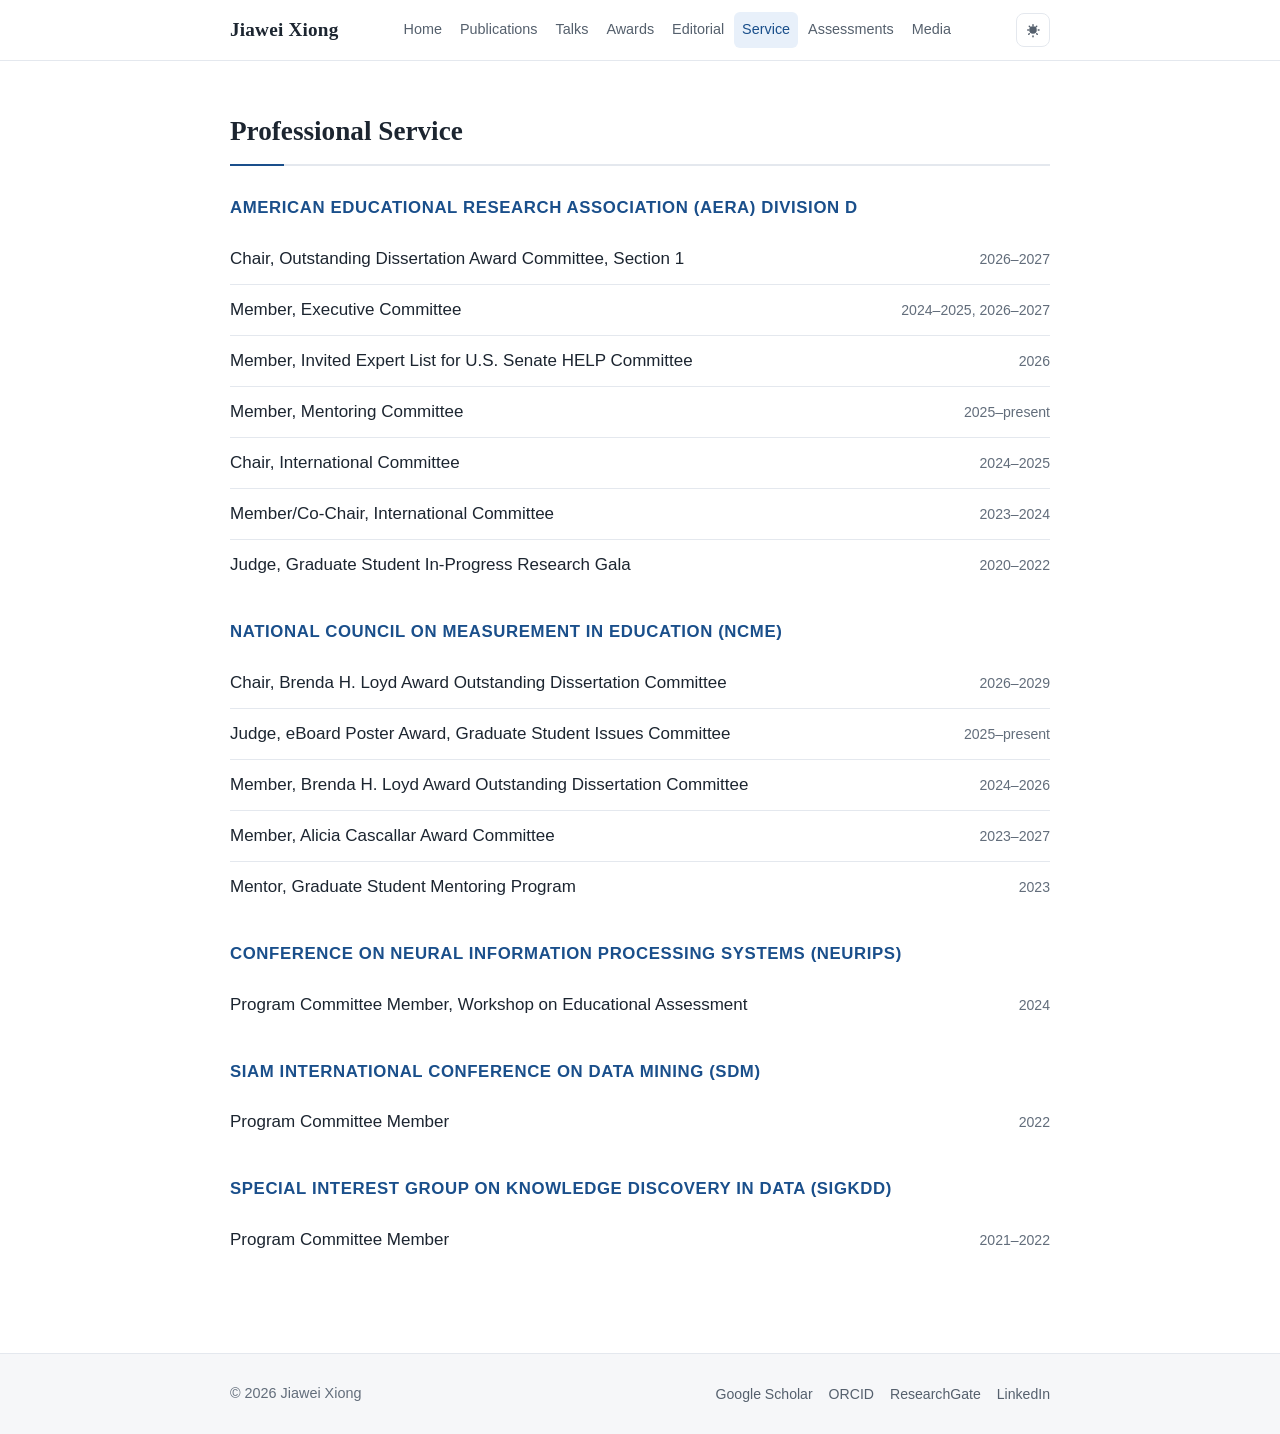
<file: service.html>
<!DOCTYPE html>
<html lang="en">
<head>
  <meta charset="utf-8" />
  <meta name="viewport" content="width=device-width, initial-scale=1" />
  <title>Professional Service — Jiawei Xiong</title>
  <meta name="description" content="Professional service by Jiawei Xiong across AERA Division D, NCME, NeurIPS, SDM, and SIGKDD committees and program roles." />
  <meta name="author" content="Jiawei Xiong" />
  <link rel="canonical" href="https://nayoxiong.github.io/service.html" />
  <meta name="robots" content="index, follow" />
  <meta property="og:type" content="website" />
  <meta property="og:title" content="Professional Service — Jiawei Xiong" />
  <meta property="og:description" content="Committee and program-committee service across AERA, NCME, NeurIPS, SDM, and SIGKDD." />
  <meta property="og:url" content="https://nayoxiong.github.io/service.html" />
  <meta property="og:image" content="https://nayoxiong.github.io/assets/profile.jpg" />
  <link rel="icon" href="assets/favicon.svg" type="image/svg+xml" />
  <link rel="stylesheet" href="styles.css" />
</head>
<body>
  <a class="skip-link" href="#main">Skip to content</a>

  <header class="site-nav" id="top">
    <div class="nav-inner">
      <a class="nav-brand" href="index.html">Jiawei Xiong</a>
      <nav id="nav-links" class="nav-links" aria-label="Site navigation">
        <a href="index.html">Home</a>
        <a href="publications.html">Publications</a>
        <a href="talks.html">Talks</a>
        <a href="awards.html">Awards</a>
        <a href="editorial.html">Editorial</a>
        <a href="service.html" class="active">Service</a>
        <a href="assessments.html">Assessments</a>
        <a href="media.html">Media</a>
      </nav>
      <div class="nav-actions">
        <button class="theme-toggle" id="themeToggle" aria-label="Toggle dark mode" title="Toggle dark mode">
          <svg class="icon-sun" viewBox="0 0 24 24" width="18" height="18" aria-hidden="true"><path fill="currentColor" d="M12 17a5 5 0 1 0 0-10 5 5 0 0 0 0 10zm0-13a1 1 0 0 1 1 1v1a1 1 0 1 1-2 0V5a1 1 0 0 1 1-1zm0 15a1 1 0 0 1 1 1v1a1 1 0 1 1-2 0v-1a1 1 0 0 1 1-1zM4 12a1 1 0 0 1 1-1h1a1 1 0 1 1 0 2H5a1 1 0 0 1-1-1zm14 0a1 1 0 0 1 1-1h1a1 1 0 1 1 0 2h-1a1 1 0 0 1-1-1zM6.34 6.34a1 1 0 0 1 1.42 0l.7.7a1 1 0 0 1-1.41 1.42l-.71-.71a1 1 0 0 1 0-1.41zm9.9 9.9a1 1 0 0 1 1.41 0l.71.71a1 1 0 0 1-1.42 1.41l-.7-.7a1 1 0 0 1 0-1.42zM17.66 6.34a1 1 0 0 1 0 1.41l-.71.71a1 1 0 1 1-1.41-1.42l.7-.7a1 1 0 0 1 1.42 0zM7.76 16.24a1 1 0 0 1 0 1.42l-.7.7a1 1 0 0 1-1.42-1.41l.71-.71a1 1 0 0 1 1.41 0z"/></svg>
          <svg class="icon-moon" viewBox="0 0 24 24" width="18" height="18" aria-hidden="true"><path fill="currentColor" d="M21 12.79A9 9 0 1 1 11.21 3 7 7 0 0 0 21 12.79z"/></svg>
        </button>
        <button class="nav-toggle" aria-label="Toggle navigation menu" aria-expanded="false" aria-controls="nav-links">
          <span></span><span></span><span></span>
        </button>
      </div>
    </div>
  </header>

  <main id="main">
    <section class="section">
      <h1 class="section-title">Professional Service</h1>

      <div class="service-group">
        <h2 class="subsection-title">American Educational Research Association (AERA) Division D</h2>
        <ul class="award-list">
          <li><span class="award-name">Chair, Outstanding Dissertation Award Committee, Section 1</span><span class="award-date">2026&ndash;2027</span></li>
          <li><span class="award-name">Member, Executive Committee</span><span class="award-date">2024&ndash;2025, 2026&ndash;2027</span></li>
          <li><span class="award-name">Member, Invited Expert List for U.S. Senate HELP Committee</span><span class="award-date">2026</span></li>
          <li><span class="award-name">Member, Mentoring Committee</span><span class="award-date">2025&ndash;present</span></li>
          <li><span class="award-name">Chair, International Committee</span><span class="award-date">2024&ndash;2025</span></li>
          <li><span class="award-name">Member/Co-Chair, International Committee</span><span class="award-date">2023&ndash;2024</span></li>
          <li><span class="award-name">Judge, Graduate Student In-Progress Research Gala</span><span class="award-date">2020&ndash;2022</span></li>
        </ul>
      </div>

      <div class="service-group">
        <h2 class="subsection-title">National Council on Measurement in Education (NCME)</h2>
        <ul class="award-list">
          <li><span class="award-name">Chair, Brenda H. Loyd Award Outstanding Dissertation Committee</span><span class="award-date">2026&ndash;2029</span></li>
          <li><span class="award-name">Judge, eBoard Poster Award, Graduate Student Issues Committee</span><span class="award-date">2025&ndash;present</span></li>
          <li><span class="award-name">Member, Brenda H. Loyd Award Outstanding Dissertation Committee</span><span class="award-date">2024&ndash;2026</span></li>
          <li><span class="award-name">Member, Alicia Cascallar Award Committee</span><span class="award-date">2023&ndash;2027</span></li>
          <li><span class="award-name">Mentor, Graduate Student Mentoring Program</span><span class="award-date">2023</span></li>
        </ul>
      </div>

      <div class="service-group">
        <h2 class="subsection-title">Conference on Neural Information Processing Systems (NeurIPS)</h2>
        <ul class="award-list">
          <li><span class="award-name">Program Committee Member, Workshop on Educational Assessment</span><span class="award-date">2024</span></li>
        </ul>
      </div>

      <div class="service-group">
        <h2 class="subsection-title">SIAM International Conference on Data Mining (SDM)</h2>
        <ul class="award-list">
          <li><span class="award-name">Program Committee Member</span><span class="award-date">2022</span></li>
        </ul>
      </div>

      <div class="service-group">
        <h2 class="subsection-title">Special Interest Group on Knowledge Discovery in Data (SIGKDD)</h2>
        <ul class="award-list">
          <li><span class="award-name">Program Committee Member</span><span class="award-date">2021&ndash;2022</span></li>
        </ul>
      </div>
    </section>
  </main>

  <footer class="site-footer">
    <div class="footer-inner">
      <p>&copy; <span id="year"></span> Jiawei Xiong</p>
      <ul class="footer-links">
        <li><a href="https://scholar.google.com/citations?user=y96cS50AAAAJ&hl=en" target="_blank" rel="noopener">Google Scholar</a></li>
        <li><a href="https://orcid.org/0000-0002-2069-8720" target="_blank" rel="noopener">ORCID</a></li>
        <li><a href="https://www.researchgate.net/profile/Jiawei_Xiong7" target="_blank" rel="noopener">ResearchGate</a></li>
        <li><a href="https://www.linkedin.com/in/jiawei-x-490b86272/" target="_blank" rel="noopener">LinkedIn</a></li>
      </ul>
    </div>
  </footer>

  <button class="to-top" id="toTop" aria-label="Back to top" title="Back to top">&uarr;</button>

  <script src="script.js"></script>
</body>
</html>
</file>
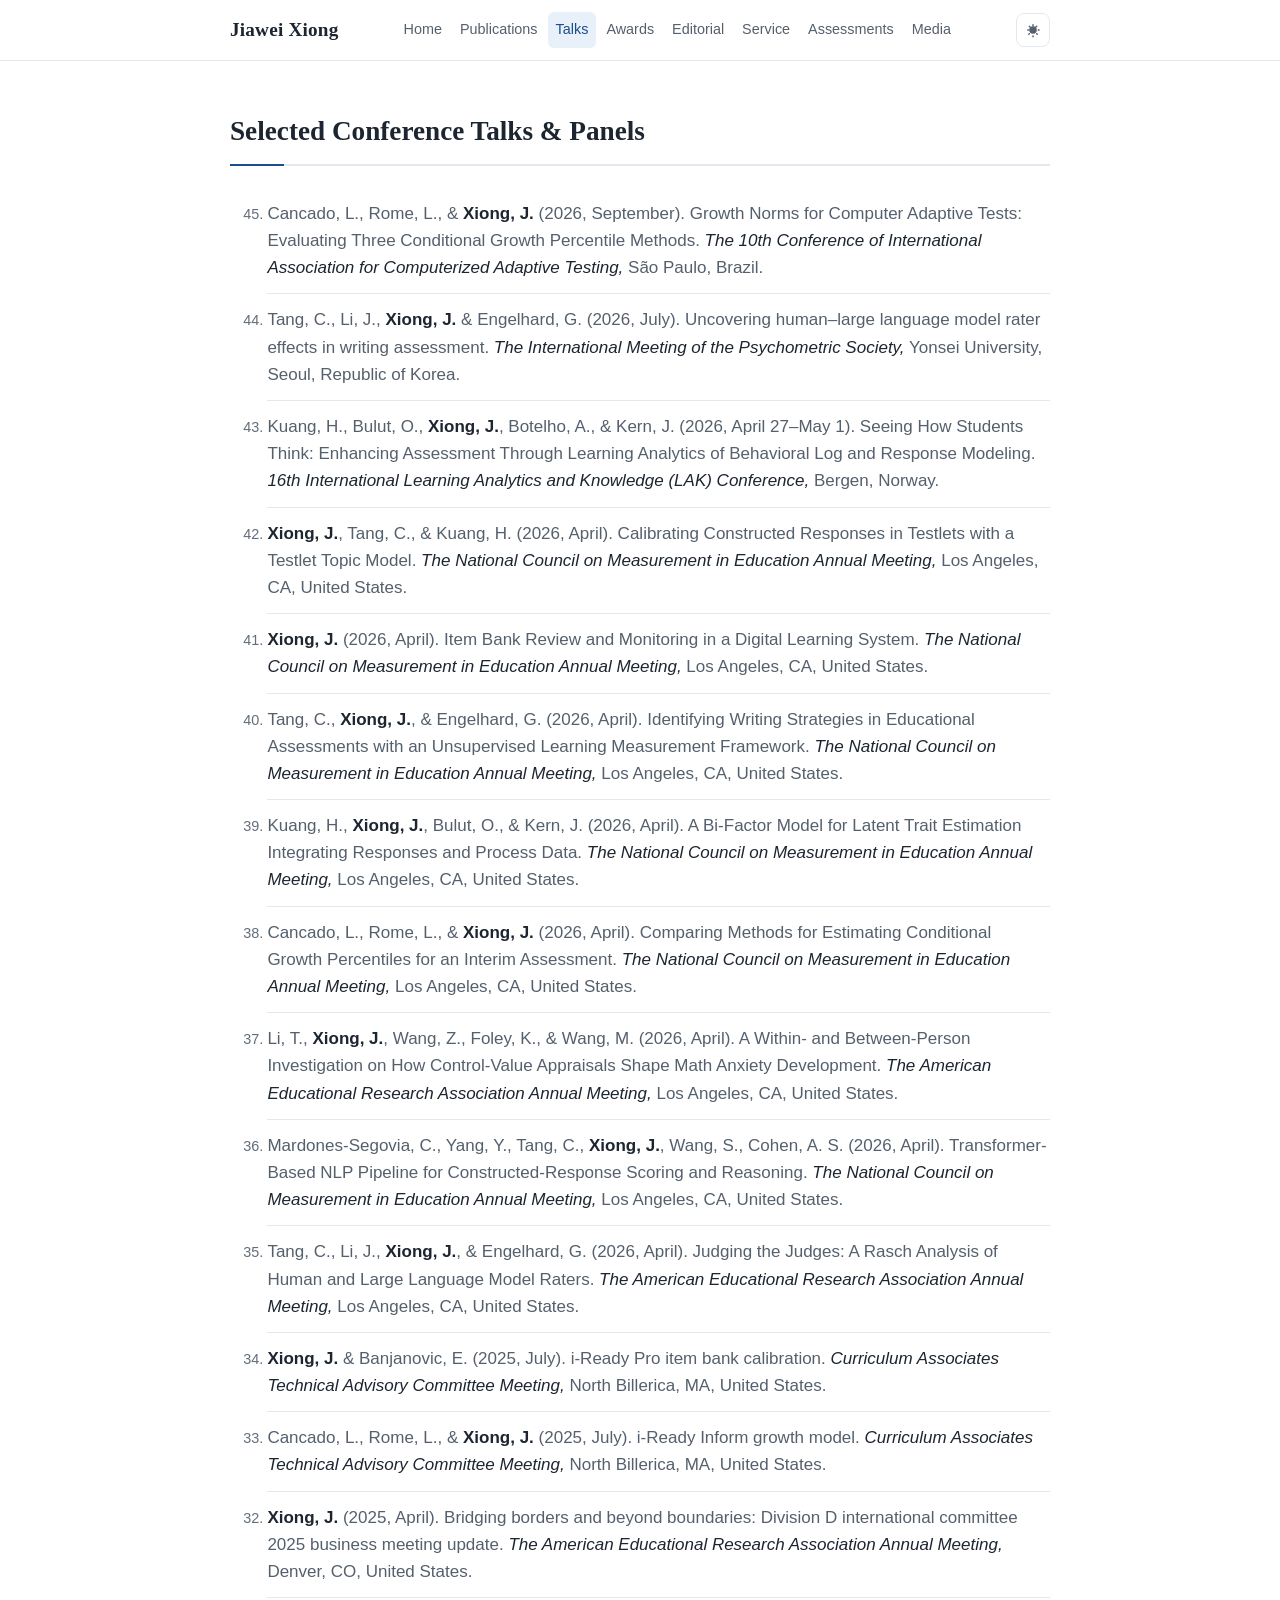
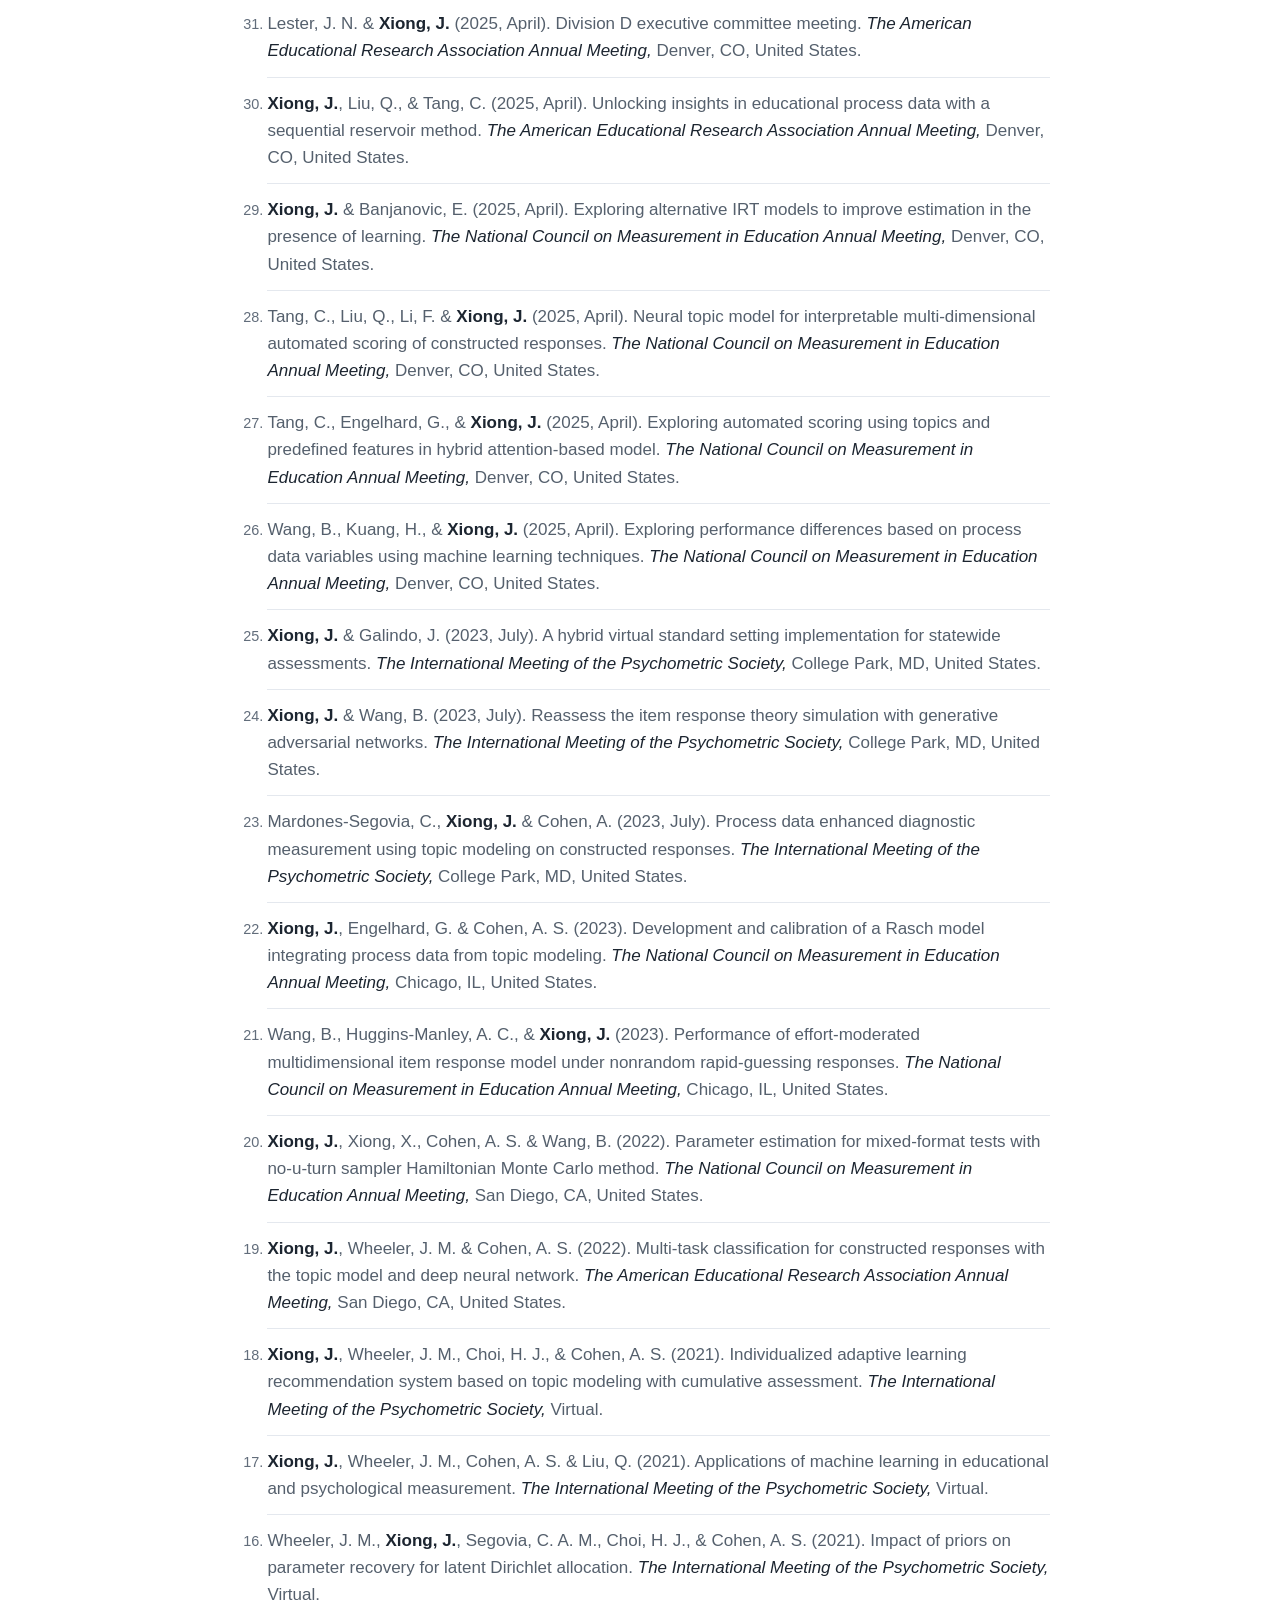
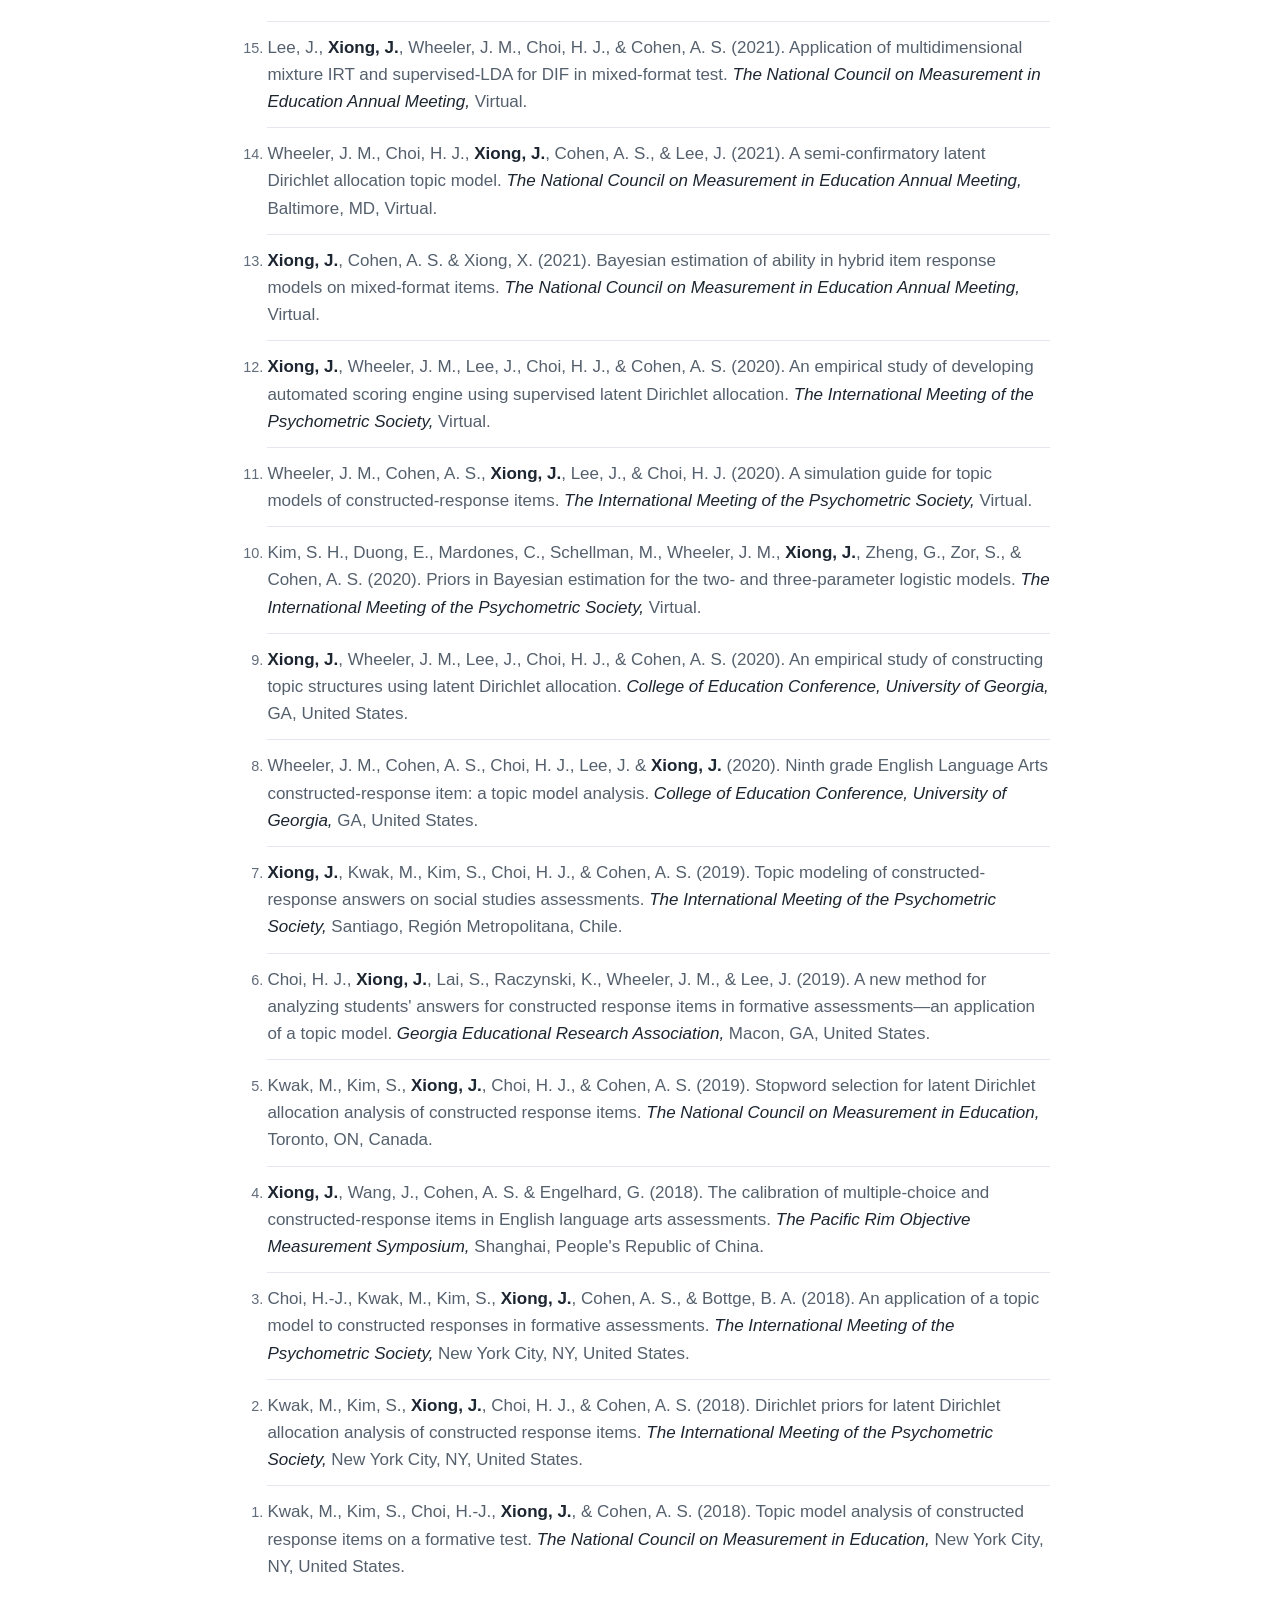
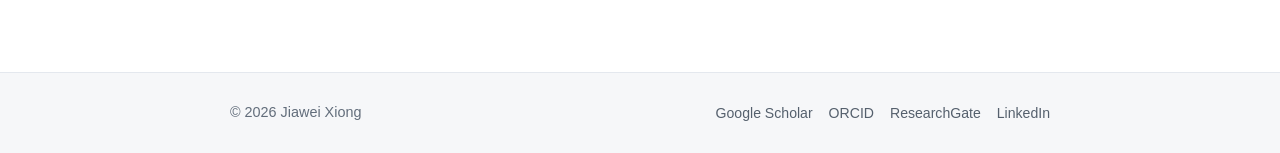
<file: talks.html>
<!DOCTYPE html>
<html lang="en">
<head>
  <meta charset="utf-8" />
  <meta name="viewport" content="width=device-width, initial-scale=1" />
  <title>Talks &amp; Panels — Jiawei Xiong</title>
  <meta name="description" content="Selected conference talks and panels by Jiawei Xiong at NCME, AERA, IMPS, LAK, and other meetings in educational measurement and psychometrics." />
  <meta name="author" content="Jiawei Xiong" />
  <link rel="canonical" href="https://nayoxiong.github.io/talks.html" />
  <meta name="robots" content="index, follow" />
  <meta property="og:type" content="website" />
  <meta property="og:title" content="Talks &amp; Panels — Jiawei Xiong" />
  <meta property="og:description" content="Selected conference talks and panels in educational measurement and psychometrics." />
  <meta property="og:url" content="https://nayoxiong.github.io/talks.html" />
  <meta property="og:image" content="https://nayoxiong.github.io/assets/profile.jpg" />
  <link rel="icon" href="assets/favicon.svg" type="image/svg+xml" />
  <link rel="stylesheet" href="styles.css" />
</head>
<body>
  <a class="skip-link" href="#main">Skip to content</a>

  <header class="site-nav" id="top">
    <div class="nav-inner">
      <a class="nav-brand" href="index.html">Jiawei Xiong</a>
      <nav id="nav-links" class="nav-links" aria-label="Site navigation">
        <a href="index.html">Home</a>
        <a href="publications.html">Publications</a>
        <a href="talks.html" class="active">Talks</a>
        <a href="awards.html">Awards</a>
        <a href="editorial.html">Editorial</a>
        <a href="service.html">Service</a>
        <a href="assessments.html">Assessments</a>
        <a href="media.html">Media</a>
      </nav>
      <div class="nav-actions">
        <button class="theme-toggle" id="themeToggle" aria-label="Toggle dark mode" title="Toggle dark mode">
          <svg class="icon-sun" viewBox="0 0 24 24" width="18" height="18" aria-hidden="true"><path fill="currentColor" d="M12 17a5 5 0 1 0 0-10 5 5 0 0 0 0 10zm0-13a1 1 0 0 1 1 1v1a1 1 0 1 1-2 0V5a1 1 0 0 1 1-1zm0 15a1 1 0 0 1 1 1v1a1 1 0 1 1-2 0v-1a1 1 0 0 1 1-1zM4 12a1 1 0 0 1 1-1h1a1 1 0 1 1 0 2H5a1 1 0 0 1-1-1zm14 0a1 1 0 0 1 1-1h1a1 1 0 1 1 0 2h-1a1 1 0 0 1-1-1zM6.34 6.34a1 1 0 0 1 1.42 0l.7.7a1 1 0 0 1-1.41 1.42l-.71-.71a1 1 0 0 1 0-1.41zm9.9 9.9a1 1 0 0 1 1.41 0l.71.71a1 1 0 0 1-1.42 1.41l-.7-.7a1 1 0 0 1 0-1.42zM17.66 6.34a1 1 0 0 1 0 1.41l-.71.71a1 1 0 1 1-1.41-1.42l.7-.7a1 1 0 0 1 1.42 0zM7.76 16.24a1 1 0 0 1 0 1.42l-.7.7a1 1 0 0 1-1.42-1.41l.71-.71a1 1 0 0 1 1.41 0z"/></svg>
          <svg class="icon-moon" viewBox="0 0 24 24" width="18" height="18" aria-hidden="true"><path fill="currentColor" d="M21 12.79A9 9 0 1 1 11.21 3 7 7 0 0 0 21 12.79z"/></svg>
        </button>
        <button class="nav-toggle" aria-label="Toggle navigation menu" aria-expanded="false" aria-controls="nav-links">
          <span></span><span></span><span></span>
        </button>
      </div>
    </div>
  </header>

  <main id="main">
    <section class="section">
      <h1 class="section-title">Selected Conference Talks &amp; Panels</h1>
      <ol class="pub-list" start="45" reversed>
        <li>Cancado, L., Rome, L., &amp; <strong>Xiong, J.</strong> (2026, September). Growth Norms for Computer Adaptive Tests: Evaluating Three Conditional Growth Percentile Methods. <em>The 10th Conference of International Association for Computerized Adaptive Testing,</em> S&atilde;o Paulo, Brazil.</li>
        <li>Tang, C., Li, J., <strong>Xiong, J.</strong> &amp; Engelhard, G. (2026, July). Uncovering human&ndash;large language model rater effects in writing assessment. <em>The International Meeting of the Psychometric Society,</em> Yonsei University, Seoul, Republic of Korea.</li>
        <li>Kuang, H., Bulut, O., <strong>Xiong, J.</strong>, Botelho, A., &amp; Kern, J. (2026, April 27&ndash;May 1). Seeing How Students Think: Enhancing Assessment Through Learning Analytics of Behavioral Log and Response Modeling. <em>16th International Learning Analytics and Knowledge (LAK) Conference,</em> Bergen, Norway.</li>
        <li><strong>Xiong, J.</strong>, Tang, C., &amp; Kuang, H. (2026, April). Calibrating Constructed Responses in Testlets with a Testlet Topic Model. <em>The National Council on Measurement in Education Annual Meeting,</em> Los Angeles, CA, United States.</li>
        <li><strong>Xiong, J.</strong> (2026, April). Item Bank Review and Monitoring in a Digital Learning System. <em>The National Council on Measurement in Education Annual Meeting,</em> Los Angeles, CA, United States.</li>
        <li>Tang, C., <strong>Xiong, J.</strong>, &amp; Engelhard, G. (2026, April). Identifying Writing Strategies in Educational Assessments with an Unsupervised Learning Measurement Framework. <em>The National Council on Measurement in Education Annual Meeting,</em> Los Angeles, CA, United States.</li>
        <li>Kuang, H., <strong>Xiong, J.</strong>, Bulut, O., &amp; Kern, J. (2026, April). A Bi-Factor Model for Latent Trait Estimation Integrating Responses and Process Data. <em>The National Council on Measurement in Education Annual Meeting,</em> Los Angeles, CA, United States.</li>
        <li>Cancado, L., Rome, L., &amp; <strong>Xiong, J.</strong> (2026, April). Comparing Methods for Estimating Conditional Growth Percentiles for an Interim Assessment. <em>The National Council on Measurement in Education Annual Meeting,</em> Los Angeles, CA, United States.</li>
        <li>Li, T., <strong>Xiong, J.</strong>, Wang, Z., Foley, K., &amp; Wang, M. (2026, April). A Within- and Between-Person Investigation on How Control-Value Appraisals Shape Math Anxiety Development. <em>The American Educational Research Association Annual Meeting,</em> Los Angeles, CA, United States.</li>
        <li>Mardones-Segovia, C., Yang, Y., Tang, C., <strong>Xiong, J.</strong>, Wang, S., Cohen, A. S. (2026, April). Transformer-Based NLP Pipeline for Constructed-Response Scoring and Reasoning. <em>The National Council on Measurement in Education Annual Meeting,</em> Los Angeles, CA, United States.</li>
        <li>Tang, C., Li, J., <strong>Xiong, J.</strong>, &amp; Engelhard, G. (2026, April). Judging the Judges: A Rasch Analysis of Human and Large Language Model Raters. <em>The American Educational Research Association Annual Meeting,</em> Los Angeles, CA, United States.</li>
        <li><strong>Xiong, J.</strong> &amp; Banjanovic, E. (2025, July). i-Ready Pro item bank calibration. <em>Curriculum Associates Technical Advisory Committee Meeting,</em> North Billerica, MA, United States.</li>
        <li>Cancado, L., Rome, L., &amp; <strong>Xiong, J.</strong> (2025, July). i-Ready Inform growth model. <em>Curriculum Associates Technical Advisory Committee Meeting,</em> North Billerica, MA, United States.</li>
        <li><strong>Xiong, J.</strong> (2025, April). Bridging borders and beyond boundaries: Division D international committee 2025 business meeting update. <em>The American Educational Research Association Annual Meeting,</em> Denver, CO, United States.</li>
        <li>Lester, J. N. &amp; <strong>Xiong, J.</strong> (2025, April). Division D executive committee meeting. <em>The American Educational Research Association Annual Meeting,</em> Denver, CO, United States.</li>
        <li><strong>Xiong, J.</strong>, Liu, Q., &amp; Tang, C. (2025, April). Unlocking insights in educational process data with a sequential reservoir method. <em>The American Educational Research Association Annual Meeting,</em> Denver, CO, United States.</li>
        <li><strong>Xiong, J.</strong> &amp; Banjanovic, E. (2025, April). Exploring alternative IRT models to improve estimation in the presence of learning. <em>The National Council on Measurement in Education Annual Meeting,</em> Denver, CO, United States.</li>
        <li>Tang, C., Liu, Q., Li, F. &amp; <strong>Xiong, J.</strong> (2025, April). Neural topic model for interpretable multi-dimensional automated scoring of constructed responses. <em>The National Council on Measurement in Education Annual Meeting,</em> Denver, CO, United States.</li>
        <li>Tang, C., Engelhard, G., &amp; <strong>Xiong, J.</strong> (2025, April). Exploring automated scoring using topics and predefined features in hybrid attention-based model. <em>The National Council on Measurement in Education Annual Meeting,</em> Denver, CO, United States.</li>
        <li>Wang, B., Kuang, H., &amp; <strong>Xiong, J.</strong> (2025, April). Exploring performance differences based on process data variables using machine learning techniques. <em>The National Council on Measurement in Education Annual Meeting,</em> Denver, CO, United States.</li>
        <li><strong>Xiong, J.</strong> &amp; Galindo, J. (2023, July). A hybrid virtual standard setting implementation for statewide assessments. <em>The International Meeting of the Psychometric Society,</em> College Park, MD, United States.</li>
        <li><strong>Xiong, J.</strong> &amp; Wang, B. (2023, July). Reassess the item response theory simulation with generative adversarial networks. <em>The International Meeting of the Psychometric Society,</em> College Park, MD, United States.</li>
        <li>Mardones-Segovia, C., <strong>Xiong, J.</strong> &amp; Cohen, A. (2023, July). Process data enhanced diagnostic measurement using topic modeling on constructed responses. <em>The International Meeting of the Psychometric Society,</em> College Park, MD, United States.</li>
        <li><strong>Xiong, J.</strong>, Engelhard, G. &amp; Cohen, A. S. (2023). Development and calibration of a Rasch model integrating process data from topic modeling. <em>The National Council on Measurement in Education Annual Meeting,</em> Chicago, IL, United States.</li>
        <li>Wang, B., Huggins-Manley, A. C., &amp; <strong>Xiong, J.</strong> (2023). Performance of effort-moderated multidimensional item response model under nonrandom rapid-guessing responses. <em>The National Council on Measurement in Education Annual Meeting,</em> Chicago, IL, United States.</li>
        <li><strong>Xiong, J.</strong>, Xiong, X., Cohen, A. S. &amp; Wang, B. (2022). Parameter estimation for mixed-format tests with no-u-turn sampler Hamiltonian Monte Carlo method. <em>The National Council on Measurement in Education Annual Meeting,</em> San Diego, CA, United States.</li>
        <li><strong>Xiong, J.</strong>, Wheeler, J. M. &amp; Cohen, A. S. (2022). Multi-task classification for constructed responses with the topic model and deep neural network. <em>The American Educational Research Association Annual Meeting,</em> San Diego, CA, United States.</li>
        <li><strong>Xiong, J.</strong>, Wheeler, J. M., Choi, H. J., &amp; Cohen, A. S. (2021). Individualized adaptive learning recommendation system based on topic modeling with cumulative assessment. <em>The International Meeting of the Psychometric Society,</em> Virtual.</li>
        <li><strong>Xiong, J.</strong>, Wheeler, J. M., Cohen, A. S. &amp; Liu, Q. (2021). Applications of machine learning in educational and psychological measurement. <em>The International Meeting of the Psychometric Society,</em> Virtual.</li>
        <li>Wheeler, J. M., <strong>Xiong, J.</strong>, Segovia, C. A. M., Choi, H. J., &amp; Cohen, A. S. (2021). Impact of priors on parameter recovery for latent Dirichlet allocation. <em>The International Meeting of the Psychometric Society,</em> Virtual.</li>
        <li>Lee, J., <strong>Xiong, J.</strong>, Wheeler, J. M., Choi, H. J., &amp; Cohen, A. S. (2021). Application of multidimensional mixture IRT and supervised-LDA for DIF in mixed-format test. <em>The National Council on Measurement in Education Annual Meeting,</em> Virtual.</li>
        <li>Wheeler, J. M., Choi, H. J., <strong>Xiong, J.</strong>, Cohen, A. S., &amp; Lee, J. (2021). A semi-confirmatory latent Dirichlet allocation topic model. <em>The National Council on Measurement in Education Annual Meeting,</em> Baltimore, MD, Virtual.</li>
        <li><strong>Xiong, J.</strong>, Cohen, A. S. &amp; Xiong, X. (2021). Bayesian estimation of ability in hybrid item response models on mixed-format items. <em>The National Council on Measurement in Education Annual Meeting,</em> Virtual.</li>
        <li><strong>Xiong, J.</strong>, Wheeler, J. M., Lee, J., Choi, H. J., &amp; Cohen, A. S. (2020). An empirical study of developing automated scoring engine using supervised latent Dirichlet allocation. <em>The International Meeting of the Psychometric Society,</em> Virtual.</li>
        <li>Wheeler, J. M., Cohen, A. S., <strong>Xiong, J.</strong>, Lee, J., &amp; Choi, H. J. (2020). A simulation guide for topic models of constructed-response items. <em>The International Meeting of the Psychometric Society,</em> Virtual.</li>
        <li>Kim, S. H., Duong, E., Mardones, C., Schellman, M., Wheeler, J. M., <strong>Xiong, J.</strong>, Zheng, G., Zor, S., &amp; Cohen, A. S. (2020). Priors in Bayesian estimation for the two- and three-parameter logistic models. <em>The International Meeting of the Psychometric Society,</em> Virtual.</li>
        <li><strong>Xiong, J.</strong>, Wheeler, J. M., Lee, J., Choi, H. J., &amp; Cohen, A. S. (2020). An empirical study of constructing topic structures using latent Dirichlet allocation. <em>College of Education Conference, University of Georgia,</em> GA, United States.</li>
        <li>Wheeler, J. M., Cohen, A. S., Choi, H. J., Lee, J. &amp; <strong>Xiong, J.</strong> (2020). Ninth grade English Language Arts constructed-response item: a topic model analysis. <em>College of Education Conference, University of Georgia,</em> GA, United States.</li>
        <li><strong>Xiong, J.</strong>, Kwak, M., Kim, S., Choi, H. J., &amp; Cohen, A. S. (2019). Topic modeling of constructed-response answers on social studies assessments. <em>The International Meeting of the Psychometric Society,</em> Santiago, Regi&oacute;n Metropolitana, Chile.</li>
        <li>Choi, H. J., <strong>Xiong, J.</strong>, Lai, S., Raczynski, K., Wheeler, J. M., &amp; Lee, J. (2019). A new method for analyzing students' answers for constructed response items in formative assessments&mdash;an application of a topic model. <em>Georgia Educational Research Association,</em> Macon, GA, United States.</li>
        <li>Kwak, M., Kim, S., <strong>Xiong, J.</strong>, Choi, H. J., &amp; Cohen, A. S. (2019). Stopword selection for latent Dirichlet allocation analysis of constructed response items. <em>The National Council on Measurement in Education,</em> Toronto, ON, Canada.</li>
        <li><strong>Xiong, J.</strong>, Wang, J., Cohen, A. S. &amp; Engelhard, G. (2018). The calibration of multiple-choice and constructed-response items in English language arts assessments. <em>The Pacific Rim Objective Measurement Symposium,</em> Shanghai, People's Republic of China.</li>
        <li>Choi, H.-J., Kwak, M., Kim, S., <strong>Xiong, J.</strong>, Cohen, A. S., &amp; Bottge, B. A. (2018). An application of a topic model to constructed responses in formative assessments. <em>The International Meeting of the Psychometric Society,</em> New York City, NY, United States.</li>
        <li>Kwak, M., Kim, S., <strong>Xiong, J.</strong>, Choi, H. J., &amp; Cohen, A. S. (2018). Dirichlet priors for latent Dirichlet allocation analysis of constructed response items. <em>The International Meeting of the Psychometric Society,</em> New York City, NY, United States.</li>
        <li>Kwak, M., Kim, S., Choi, H.-J., <strong>Xiong, J.</strong>, &amp; Cohen, A. S. (2018). Topic model analysis of constructed response items on a formative test. <em>The National Council on Measurement in Education,</em> New York City, NY, United States.</li>
      </ol>
    </section>
  </main>

  <footer class="site-footer">
    <div class="footer-inner">
      <p>&copy; <span id="year"></span> Jiawei Xiong</p>
      <ul class="footer-links">
        <li><a href="https://scholar.google.com/citations?user=y96cS50AAAAJ&hl=en" target="_blank" rel="noopener">Google Scholar</a></li>
        <li><a href="https://orcid.org/0000-0002-2069-8720" target="_blank" rel="noopener">ORCID</a></li>
        <li><a href="https://www.researchgate.net/profile/Jiawei_Xiong7" target="_blank" rel="noopener">ResearchGate</a></li>
        <li><a href="https://www.linkedin.com/in/jiawei-x-490b86272/" target="_blank" rel="noopener">LinkedIn</a></li>
      </ul>
    </div>
  </footer>

  <button class="to-top" id="toTop" aria-label="Back to top" title="Back to top">&uarr;</button>

  <script src="script.js"></script>
</body>
</html>
</file>
<file: styles.css>
/* ===================================================================
   Jiawei Xiong — academic site
   Design: clean, scholarly, responsive, light + dark themes
   =================================================================== */

:root {
  --bg: #ffffff;
  --bg-alt: #f6f7f9;
  --surface: #ffffff;
  --text: #1c2530;
  --text-soft: #55606d;
  --text-faint: #626d7b;
  --border: #e4e8ee;
  --accent: #1a4f8b;          /* scholarly navy */
  --accent-soft: #e8f0fa;
  --accent-hover: #123a68;
  --shadow: 0 1px 3px rgba(20, 40, 70, 0.06), 0 8px 24px rgba(20, 40, 70, 0.05);
  --maxw: 860px;
  --nav-h: 60px;
  --serif: Georgia, "Times New Roman", "Songti SC", serif;
  --sans: -apple-system, BlinkMacSystemFont, "Segoe UI", Roboto, Helvetica, Arial, sans-serif;
}

:root[data-theme="dark"] {
  --bg: #0f141a;
  --bg-alt: #151c24;
  --surface: #161d26;
  --text: #e6ebf1;
  --text-soft: #a9b4c0;
  --text-faint: #7e8a97;
  --border: #26313d;
  --accent: #6ea8e0;
  --accent-soft: #16283d;
  --accent-hover: #9ec4ec;
  --shadow: 0 1px 3px rgba(0, 0, 0, 0.4), 0 8px 24px rgba(0, 0, 0, 0.3);
}

@media (prefers-color-scheme: dark) {
  :root:not([data-theme="light"]) {
    --bg: #0f141a;
    --bg-alt: #151c24;
    --surface: #161d26;
    --text: #e6ebf1;
    --text-soft: #a9b4c0;
    --text-faint: #7e8a97;
    --border: #26313d;
    --accent: #6ea8e0;
    --accent-soft: #16283d;
    --accent-hover: #9ec4ec;
    --shadow: 0 1px 3px rgba(0, 0, 0, 0.4), 0 8px 24px rgba(0, 0, 0, 0.3);
  }
}

* { box-sizing: border-box; }

html { scroll-behavior: smooth; scroll-padding-top: calc(var(--nav-h) + 12px); }

body {
  margin: 0;
  font-family: var(--sans);
  color: var(--text);
  background: var(--bg);
  line-height: 1.65;
  font-size: 17px;
  -webkit-font-smoothing: antialiased;
  text-rendering: optimizeLegibility;
}

a { color: var(--accent); text-decoration: none; }
a:hover { color: var(--accent-hover); text-decoration: underline; }

.skip-link {
  position: absolute; left: -999px; top: 0;
  background: var(--accent); color: #fff; padding: 10px 16px; z-index: 200; border-radius: 0 0 6px 0;
}
.skip-link:focus { left: 0; }

/* ---------------- Navigation ---------------- */
.site-nav {
  position: sticky; top: 0; z-index: 100;
  background: color-mix(in srgb, var(--bg) 88%, transparent);
  backdrop-filter: saturate(180%) blur(10px);
  border-bottom: 1px solid var(--border);
}
.nav-inner {
  max-width: var(--maxw); margin: 0 auto; height: var(--nav-h);
  display: flex; align-items: center; justify-content: space-between;
  padding: 0 20px; gap: 12px;
}
.nav-brand {
  font-family: var(--serif); font-weight: 700; font-size: 1.2rem;
  color: var(--text); letter-spacing: .2px;
}
.nav-brand:hover { color: var(--accent); text-decoration: none; }
.nav-links { display: flex; align-items: center; gap: 2px; }
.nav-links a {
  color: var(--text-soft); font-size: .9rem; padding: 6px 8px; border-radius: 6px;
  font-weight: 500; white-space: nowrap;
}
.nav-links a:hover { color: var(--accent); background: var(--accent-soft); text-decoration: none; }
.nav-links a.active { color: var(--accent); background: var(--accent-soft); }

.theme-toggle, .nav-toggle {
  background: none; border: 1px solid var(--border); color: var(--text-soft);
  cursor: pointer; border-radius: 8px; padding: 6px; display: inline-flex;
  align-items: center; justify-content: center;
}
.nav-actions { display: flex; align-items: center; gap: 8px; }
.theme-toggle { width: 34px; height: 34px; }
.theme-toggle:hover { color: var(--accent); border-color: var(--accent); }
.icon-moon { display: none; }
:root[data-theme="dark"] .icon-sun { display: none; }
:root[data-theme="dark"] .icon-moon { display: inline; }
@media (prefers-color-scheme: dark) {
  :root:not([data-theme="light"]) .icon-sun { display: none; }
  :root:not([data-theme="light"]) .icon-moon { display: inline; }
}

.nav-toggle { display: none; flex-direction: column; gap: 4px; width: 38px; height: 34px; }
.nav-toggle span { display: block; width: 18px; height: 2px; background: currentColor; border-radius: 2px; transition: .2s; }

/* ---------------- Hero ---------------- */
.hero {
  background: linear-gradient(180deg, var(--accent-soft), var(--bg) 70%);
  border-bottom: 1px solid var(--border);
}
.hero-inner {
  max-width: var(--maxw); margin: 0 auto; padding: 56px 20px 44px;
  display: flex; gap: 36px; align-items: center; flex-wrap: wrap;
}
.hero-photo { flex: 0 0 auto; }
.hero-photo img {
  width: 180px; height: 180px; border-radius: 50%; object-fit: cover;
  border: 4px solid var(--surface); box-shadow: var(--shadow);
}
.hero-monogram {
  width: 180px; height: 180px; border-radius: 50%;
  align-items: center; justify-content: center;
  font-family: var(--serif); font-size: 4rem; font-weight: 700; color: #fff;
  background: linear-gradient(135deg, var(--accent), var(--accent-hover));
  box-shadow: var(--shadow);
}
.hero-text { flex: 1 1 320px; min-width: 0; }
.hero-text h1 {
  font-family: var(--serif); font-size: 2.6rem; line-height: 1.1; margin: 0 0 8px;
  color: var(--text); letter-spacing: .3px;
}
.hero-subtitle { font-size: 1.15rem; color: var(--accent); font-weight: 600; margin: 0 0 6px; }
.hero-areas { color: var(--text-soft); margin: 0 0 18px; font-size: .98rem; }

.hero-links {
  list-style: none; display: flex; flex-wrap: wrap; gap: 8px; padding: 0; margin: 0 0 22px;
}
.hero-links a {
  display: inline-block; padding: 6px 14px; border: 1px solid var(--border);
  border-radius: 20px; font-size: .9rem; font-weight: 500; background: var(--surface);
  color: var(--text-soft);
}
.hero-links a:hover { border-color: var(--accent); color: var(--accent); background: var(--accent-soft); text-decoration: none; }

.hero-stats { list-style: none; display: flex; flex-wrap: wrap; gap: 26px; padding: 0; margin: 0; }
.hero-stats li { display: flex; flex-direction: column; }
.stat-num { font-family: var(--serif); font-size: 1.7rem; font-weight: 700; color: var(--text); line-height: 1; }
.stat-label { font-size: .8rem; color: var(--text-faint); text-transform: uppercase; letter-spacing: .5px; margin-top: 4px; }

/* ---------------- Sections ---------------- */
.section { max-width: var(--maxw); margin: 0 auto; padding: 48px 20px 8px; }
.section:last-of-type { padding-bottom: 40px; }
.section-title {
  font-family: var(--serif); font-size: 1.7rem; margin: 0 0 22px; color: var(--text);
  padding-bottom: 10px; border-bottom: 2px solid var(--border); position: relative;
}
.section-title::after {
  content: ""; position: absolute; left: 0; bottom: -2px; width: 54px; height: 2px; background: var(--accent);
}
.subsection-title {
  font-size: 1.05rem; color: var(--accent); margin: 28px 0 12px; font-weight: 600;
  text-transform: uppercase; letter-spacing: .6px;
}
.section-note { color: var(--text-faint); font-size: .9rem; margin: -6px 0 18px; }
.corr { color: var(--accent); font-weight: 700; }

/* ---------------- Education timeline ---------------- */
.timeline { list-style: none; padding: 0; margin: 0; }
.timeline li {
  padding: 16px 0 16px 22px; border-left: 2px solid var(--border); position: relative;
  margin-left: 4px;
}
.timeline li::before {
  content: ""; position: absolute; left: -7px; top: 22px; width: 12px; height: 12px;
  background: var(--accent); border-radius: 50%; border: 3px solid var(--bg);
}
.tl-head { display: flex; justify-content: space-between; gap: 16px; flex-wrap: wrap; align-items: baseline; }
.tl-title { font-weight: 700; font-size: 1.05rem; color: var(--text); }
.tl-date { color: var(--text-faint); font-size: .88rem; white-space: nowrap; }
.tl-org { color: var(--accent); font-weight: 500; margin-top: 2px; }
.tl-detail { color: var(--text-soft); font-size: .93rem; margin-top: 2px; }

/* ---------------- Award / list rows ---------------- */
.award-list { list-style: none; padding: 0; margin: 0; }
.award-list li {
  display: flex; justify-content: space-between; gap: 16px; flex-wrap: wrap;
  padding: 11px 0; border-bottom: 1px solid var(--border); align-items: baseline;
}
.award-list li:last-child { border-bottom: none; }
.award-name { color: var(--text); }
.award-date { color: var(--text-faint); font-size: .88rem; white-space: nowrap; }
.service-group { margin-bottom: 8px; }

/* ---------------- Publications / talks ---------------- */
.pub-list { margin: 0; padding-left: 2.2em; }
.pub-list li {
  padding: 12px 0; border-bottom: 1px solid var(--border); line-height: 1.6;
  color: var(--text-soft);
}
.pub-list li:last-child { border-bottom: none; }
.pub-list li::marker { color: var(--text-faint); font-size: .85em; }
.pub-list strong { color: var(--text); font-weight: 700; }
.pub-list em { color: var(--text); }
.pub-list a { word-break: break-word; }

/* ---------------- Assessments tags ---------------- */
.tag-list { list-style: none; padding: 0; margin: 0; display: flex; flex-direction: column; gap: 8px; }
.tag-list li {
  background: var(--bg-alt); border: 1px solid var(--border); border-radius: 8px;
  padding: 11px 16px; color: var(--text); font-size: .95rem;
}

/* ---------------- Media ---------------- */
.media-list { list-style: none; padding: 0; margin: 0; }
.media-list li { padding: 12px 0; border-bottom: 1px solid var(--border); }
.media-list li:last-child { border-bottom: none; }
.media-list a { font-weight: 600; }
.media-meta { color: var(--text-faint); font-size: .88rem; margin-top: 3px; }

/* ---------------- Home: research summary + explore ---------------- */
.lead { font-size: 1.05rem; color: var(--text-soft); max-width: 68ch; margin: 0 0 6px; }
.btn {
  display: inline-block; margin-top: 12px; padding: 10px 20px; border-radius: 8px;
  background: var(--accent); color: #fff; font-weight: 600; font-size: .95rem;
}
.btn:hover { background: var(--accent-hover); text-decoration: none; color: #fff; }
.explore-grid {
  list-style: none; padding: 0; margin: 6px 0 0;
  display: grid; grid-template-columns: repeat(auto-fill, minmax(210px, 1fr)); gap: 14px;
}
.explore-grid a {
  display: block; padding: 16px 18px; border: 1px solid var(--border); border-radius: 10px;
  background: var(--surface); color: var(--text);
  transition: border-color .15s, transform .15s, box-shadow .15s;
}
.explore-grid a:hover { border-color: var(--accent); box-shadow: var(--shadow); text-decoration: none; transform: translateY(-2px); }
.explore-title { font-weight: 700; color: var(--text); display: block; }
.explore-desc { font-size: .85rem; color: var(--text-faint); margin-top: 3px; display: block; }

/* ---------------- Footer ---------------- */
.site-footer { border-top: 1px solid var(--border); background: var(--bg-alt); margin-top: 40px; }
.footer-inner {
  max-width: var(--maxw); margin: 0 auto; padding: 26px 20px;
  display: flex; justify-content: space-between; align-items: center; gap: 16px; flex-wrap: wrap;
}
.footer-inner p { margin: 0; color: var(--text-faint); font-size: .9rem; }
.footer-links { list-style: none; display: flex; gap: 16px; padding: 0; margin: 0; }
.footer-links a { color: var(--text-soft); font-size: .88rem; }

/* ---------------- Back to top ---------------- */
.to-top {
  position: fixed; bottom: 24px; right: 24px; width: 44px; height: 44px; border-radius: 50%;
  background: var(--accent); color: #fff; border: none; cursor: pointer; font-size: 1.2rem;
  box-shadow: var(--shadow); opacity: 0; pointer-events: none; transition: opacity .25s, transform .25s;
  transform: translateY(8px);
}
.to-top.show { opacity: 1; pointer-events: auto; transform: translateY(0); }
.to-top:hover { background: var(--accent-hover); }

/* ---------------- Responsive ---------------- */
@media (max-width: 860px) {
  body { font-size: 16px; }
  .nav-toggle { display: flex; }
  .nav-links {
    position: fixed; top: var(--nav-h); left: 0; right: 0;
    flex-direction: column; align-items: stretch; gap: 0;
    background: var(--bg); border-bottom: 1px solid var(--border);
    padding: 8px 12px 14px; box-shadow: var(--shadow);
    max-height: 0; overflow: hidden; transform: translateY(-8px); opacity: 0;
    transition: max-height .3s ease, opacity .2s, transform .2s, visibility .3s;
    pointer-events: none; visibility: hidden;
  }
  .nav-links.open { max-height: 520px; opacity: 1; transform: translateY(0); pointer-events: auto; visibility: visible; }
  .nav-links a { padding: 11px 10px; border-radius: 6px; font-size: 1rem; }

  .hero-inner { padding: 40px 20px 34px; gap: 24px; justify-content: center; text-align: center; }
  .hero-text { text-align: center; }
  .hero-text h1 { font-size: 2.1rem; }
  .hero-links, .hero-stats { justify-content: center; }
  .hero-photo img, .hero-monogram { width: 140px; height: 140px; }

  .tl-head { gap: 2px; }
}

@media print {
  .site-nav, .to-top, .theme-toggle, .nav-toggle { display: none !important; }
  body { font-size: 11pt; color: #000; background: #fff; }
  a { color: #000; text-decoration: none; }
  .hero { background: none; }
}
</file>
